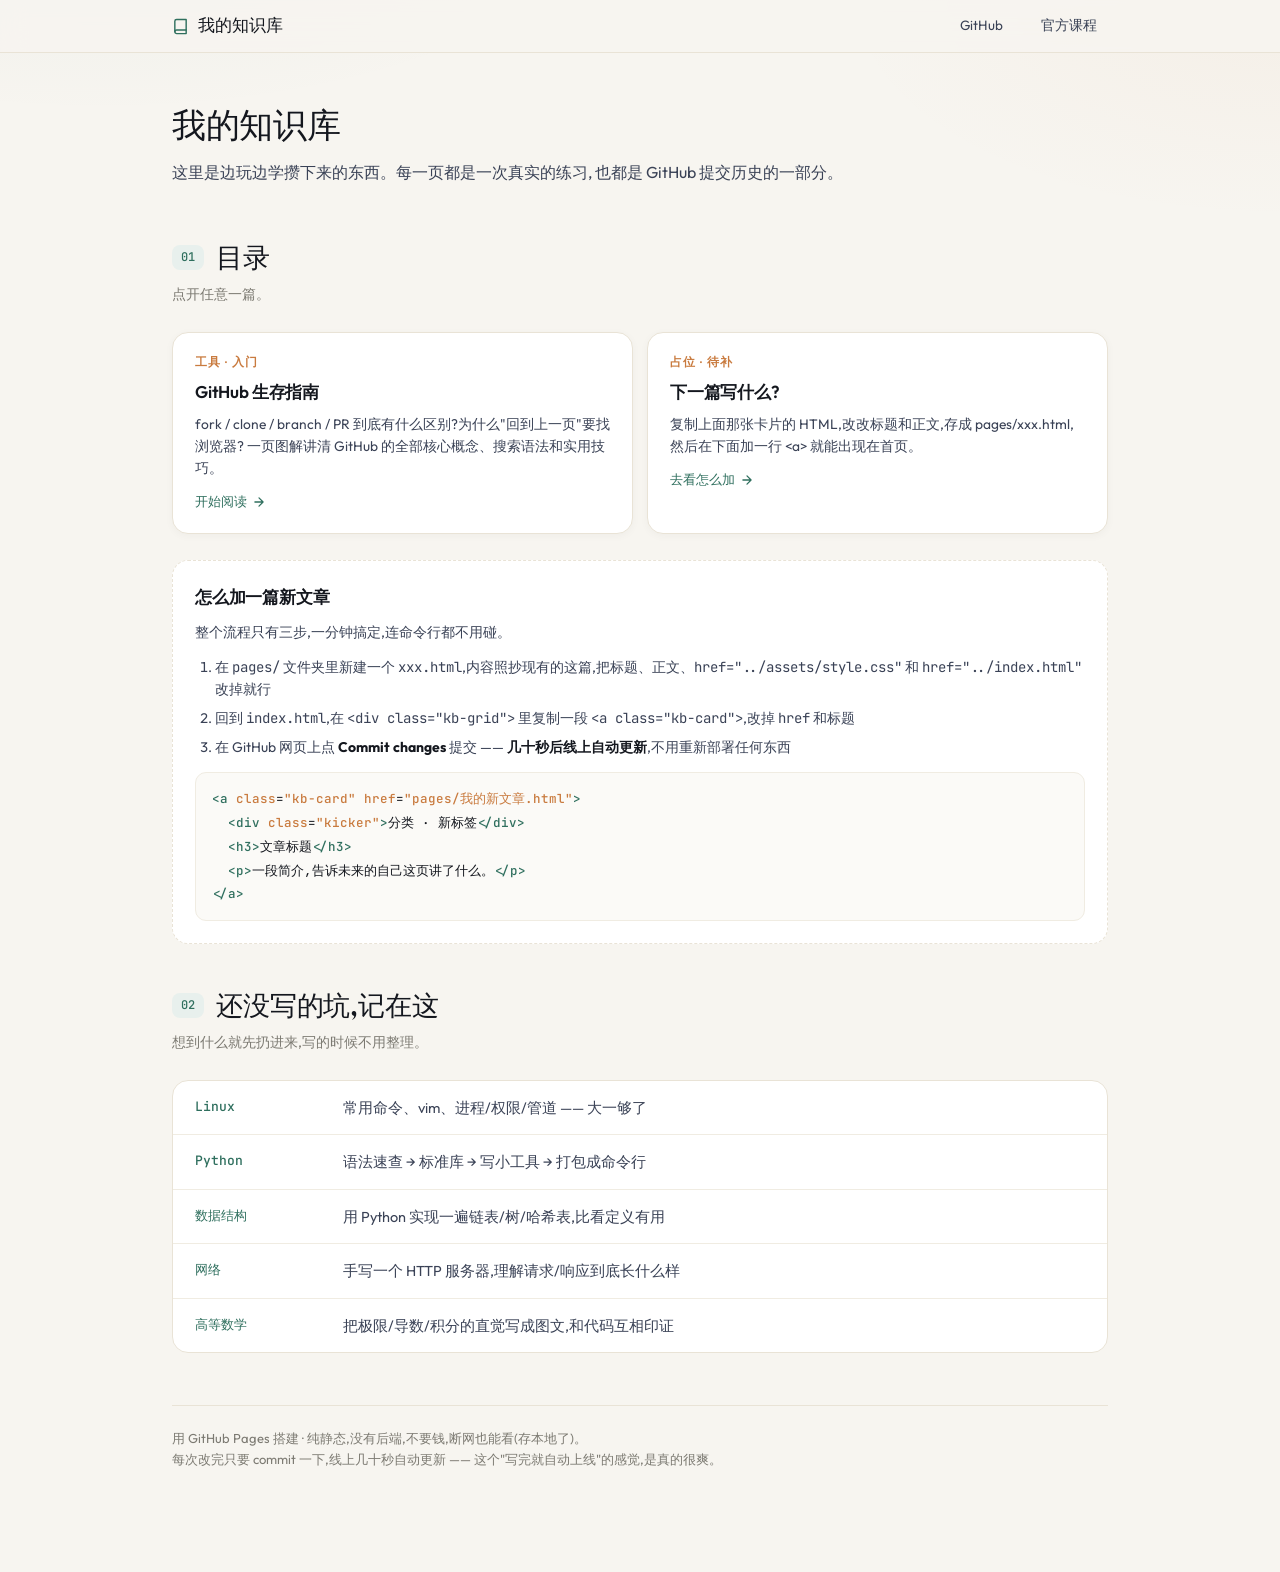
<file: index.html>
<!DOCTYPE html>
<html lang="zh-CN">
<head>
<meta charset="UTF-8">
<meta name="viewport" content="width=device-width, initial-scale=1.0">
<title>我的知识库 · 首页</title>
<meta name="description" content="用 GitHub Pages 搭的个人知识库">
<link href="https://fonts.googleapis.com/css2?family=DM+Serif+Display&family=Outfit:wght@400;500;600;700&family=JetBrains+Mono:wght@400;500&display=swap" rel="stylesheet">
<link rel="stylesheet" href="assets/style.css">
</head>
<body>

<nav class="site-nav">
  <div class="inner">
    <a class="brand" href="index.html">
      <svg width="17" height="17" viewBox="0 0 24 24" fill="none" stroke="currentColor" stroke-width="2" stroke-linecap="round" stroke-linejoin="round"><path d="M4 19.5A2.5 2.5 0 0 1 6.5 17H20"/><path d="M6.5 2H20v20H6.5A2.5 2.5 0 0 1 4 19.5v-15A2.5 2.5 0 0 1 6.5 2z"/></svg>
      我的知识库
    </a>
    <span class="spacer"></span>
    <a class="navlink" href="https://github.com" target="_blank" rel="noopener">GitHub</a>
    <a class="navlink" href="https://skills.github.com" target="_blank" rel="noopener">官方课程</a>
  </div>
</nav>

<div class="wrap">

  <div class="hero">
    <h1>我的知识库</h1>
    <p class="lede">
      这里是边玩边学攒下来的东西。每一页都是一次真实的练习,
      也都是 GitHub 提交历史的一部分。
    </p>
  </div>

  <section style="padding-top:8px">
    <div class="sec-head"><span class="sec-num">01</span><h2>目录</h2></div>
    <p class="sec-sub">点开任意一篇。</p>

    <div class="kb-grid">
      <a class="kb-card" href="pages/github-101.html">
        <div class="kicker">工具 · 入门</div>
        <h3>GitHub 生存指南</h3>
        <p>fork / clone / branch / PR 到底有什么区别?为什么"回到上一页"要找浏览器?
           一页图解讲清 GitHub 的全部核心概念、搜索语法和实用技巧。</p>
        <span class="more">
          开始阅读
          <svg width="14" height="14" viewBox="0 0 24 24" fill="none" stroke="currentColor" stroke-width="2.2" stroke-linecap="round" stroke-linejoin="round"><path d="M5 12h14M12 5l7 7-7 7"/></svg>
        </span>
      </a>

      <a class="kb-card" href="pages/github-101.html">
        <div class="kicker">占位 · 待补</div>
        <h3>下一篇写什么?</h3>
        <p>复制上面那张卡片的 HTML,改改标题和正文,存成 pages/xxx.html,
           然后在下面加一行 &lt;a&gt; 就能出现在首页。</p>
        <span class="more">
          去看怎么加
          <svg width="14" height="14" viewBox="0 0 24 24" fill="none" stroke="currentColor" stroke-width="2.2" stroke-linecap="round" stroke-linejoin="round"><path d="M5 12h14M12 5l7 7-7 7"/></svg>
        </span>
      </a>
    </div>

    <div class="addbox">
      <h3>怎么加一篇新文章</h3>
      <p style="font-size:14px;color:var(--ink-2)">整个流程只有三步,一分钟搞定,连命令行都不用碰。</p>
      <ol>
        <li>在 <code>pages/</code> 文件夹里新建一个 <code>xxx.html</code>,内容照抄现有的这篇,把标题、正文、<code>href="../assets/style.css"</code> 和 <code>href="../index.html"</code> 改掉就行</li>
        <li>回到 <code>index.html</code>,在 <code>&lt;div class="kb-grid"&gt;</code> 里复制一段 <code>&lt;a class="kb-card"&gt;</code>,改掉 <code>href</code> 和标题</li>
        <li>在 GitHub 网页上点 <b>Commit changes</b> 提交 —— <b>几十秒后线上自动更新</b>,不用重新部署任何东西</li>
      </ol>
      <pre style="margin-top:14px"><span class="c">&lt;a</span> <span class="k">class</span>=<span class="k">"kb-card"</span> <span class="k">href</span>=<span class="k">"pages/我的新文章.html"</span><span class="c">&gt;</span>
  <span class="c">&lt;div</span> <span class="k">class</span>=<span class="k">"kicker"</span><span class="c">&gt;</span>分类 · 新标签<span class="c">&lt;/div&gt;</span>
  <span class="c">&lt;h3&gt;</span>文章标题<span class="c">&lt;/h3&gt;</span>
  <span class="c">&lt;p&gt;</span>一段简介,告诉未来的自己这页讲了什么。<span class="c">&lt;/p&gt;</span>
<span class="c">&lt;/a&gt;</span></pre>
    </div>
  </section>

  <section style="padding-top:44px">
    <div class="sec-head"><span class="sec-num">02</span><h2>还没写的坑,记在这</h2></div>
    <p class="sec-sub">想到什么就先扔进来,写的时候不用整理。</p>
    <div class="kv">
      <div class="kv-row"><span class="kv-k">Linux</span><span class="kv-v">常用命令、vim、进程/权限/管道 —— 大一够了</span></div>
      <div class="kv-row"><span class="kv-k">Python</span><span class="kv-v">语法速查 → 标准库 → 写小工具 → 打包成命令行</span></div>
      <div class="kv-row"><span class="kv-k">数据结构</span><span class="kv-v">用 Python 实现一遍链表/树/哈希表,比看定义有用</span></div>
      <div class="kv-row"><span class="kv-k">网络</span><span class="kv-v">手写一个 HTTP 服务器,理解请求/响应到底长什么样</span></div>
      <div class="kv-row"><span class="kv-k">高等数学</span><span class="kv-v">把极限/导数/积分的直觉写成图文,和代码互相印证</span></div>
    </div>
  </section>

  <footer>
    <p>用 GitHub Pages 搭建 · 纯静态,没有后端,不要钱,断网也能看(存本地了)。<br>
    每次改完只要 commit 一下,线上几十秒自动更新 —— 这个"写完就自动上线"的感觉,是真的很爽。</p>
  </footer>

</div>
</body>
</html>
</file>
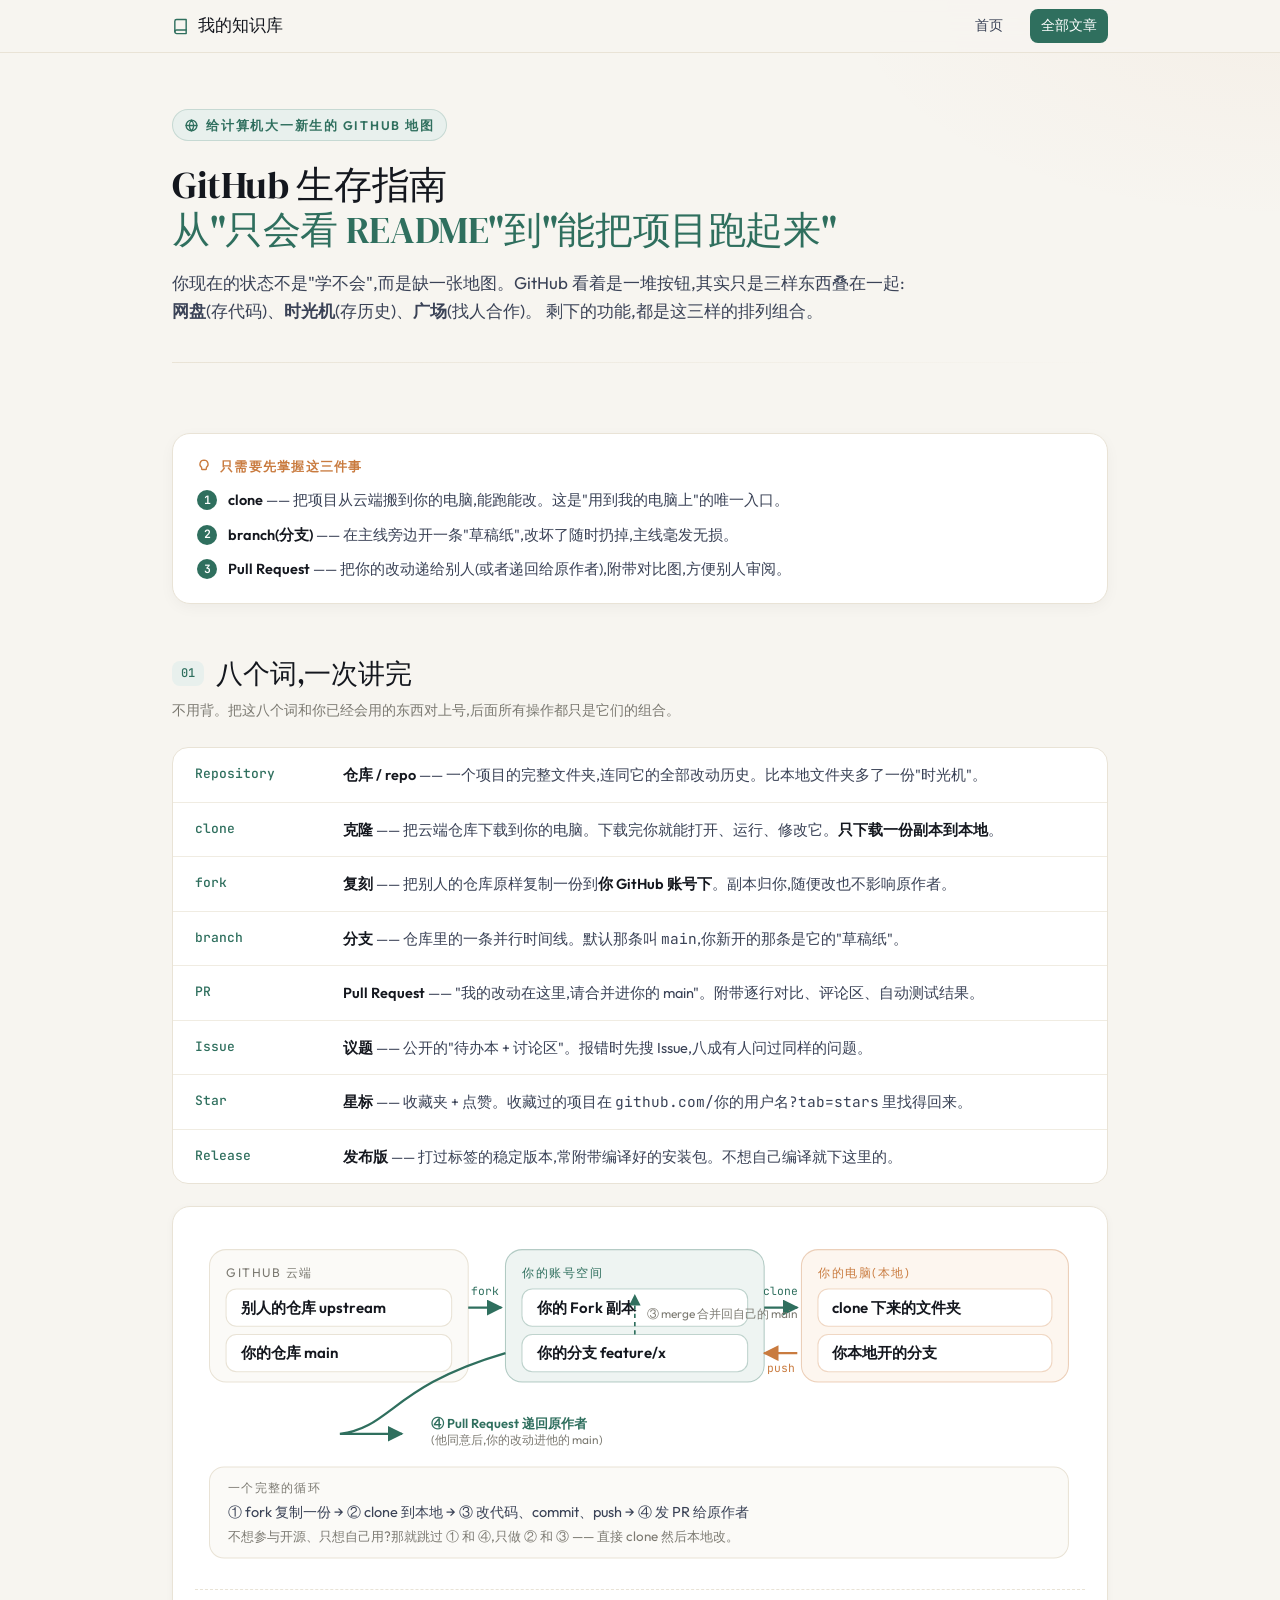
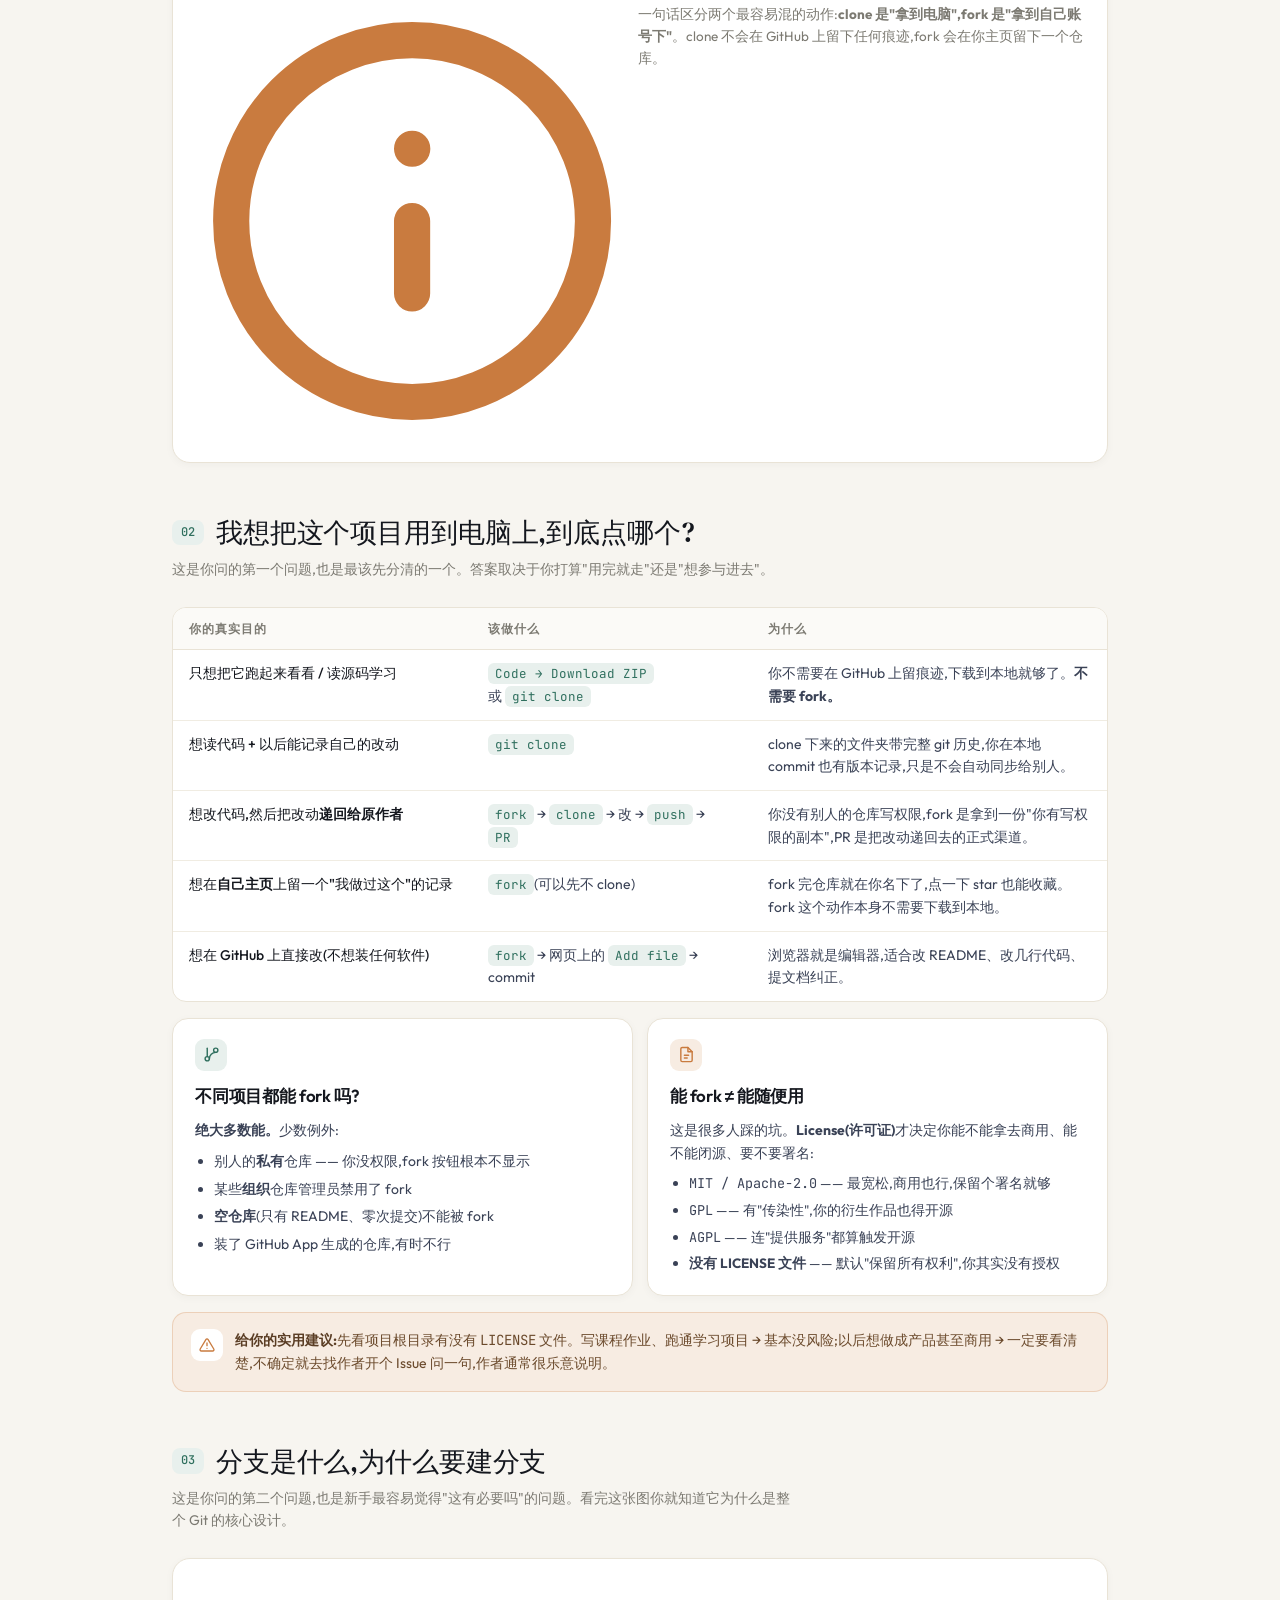
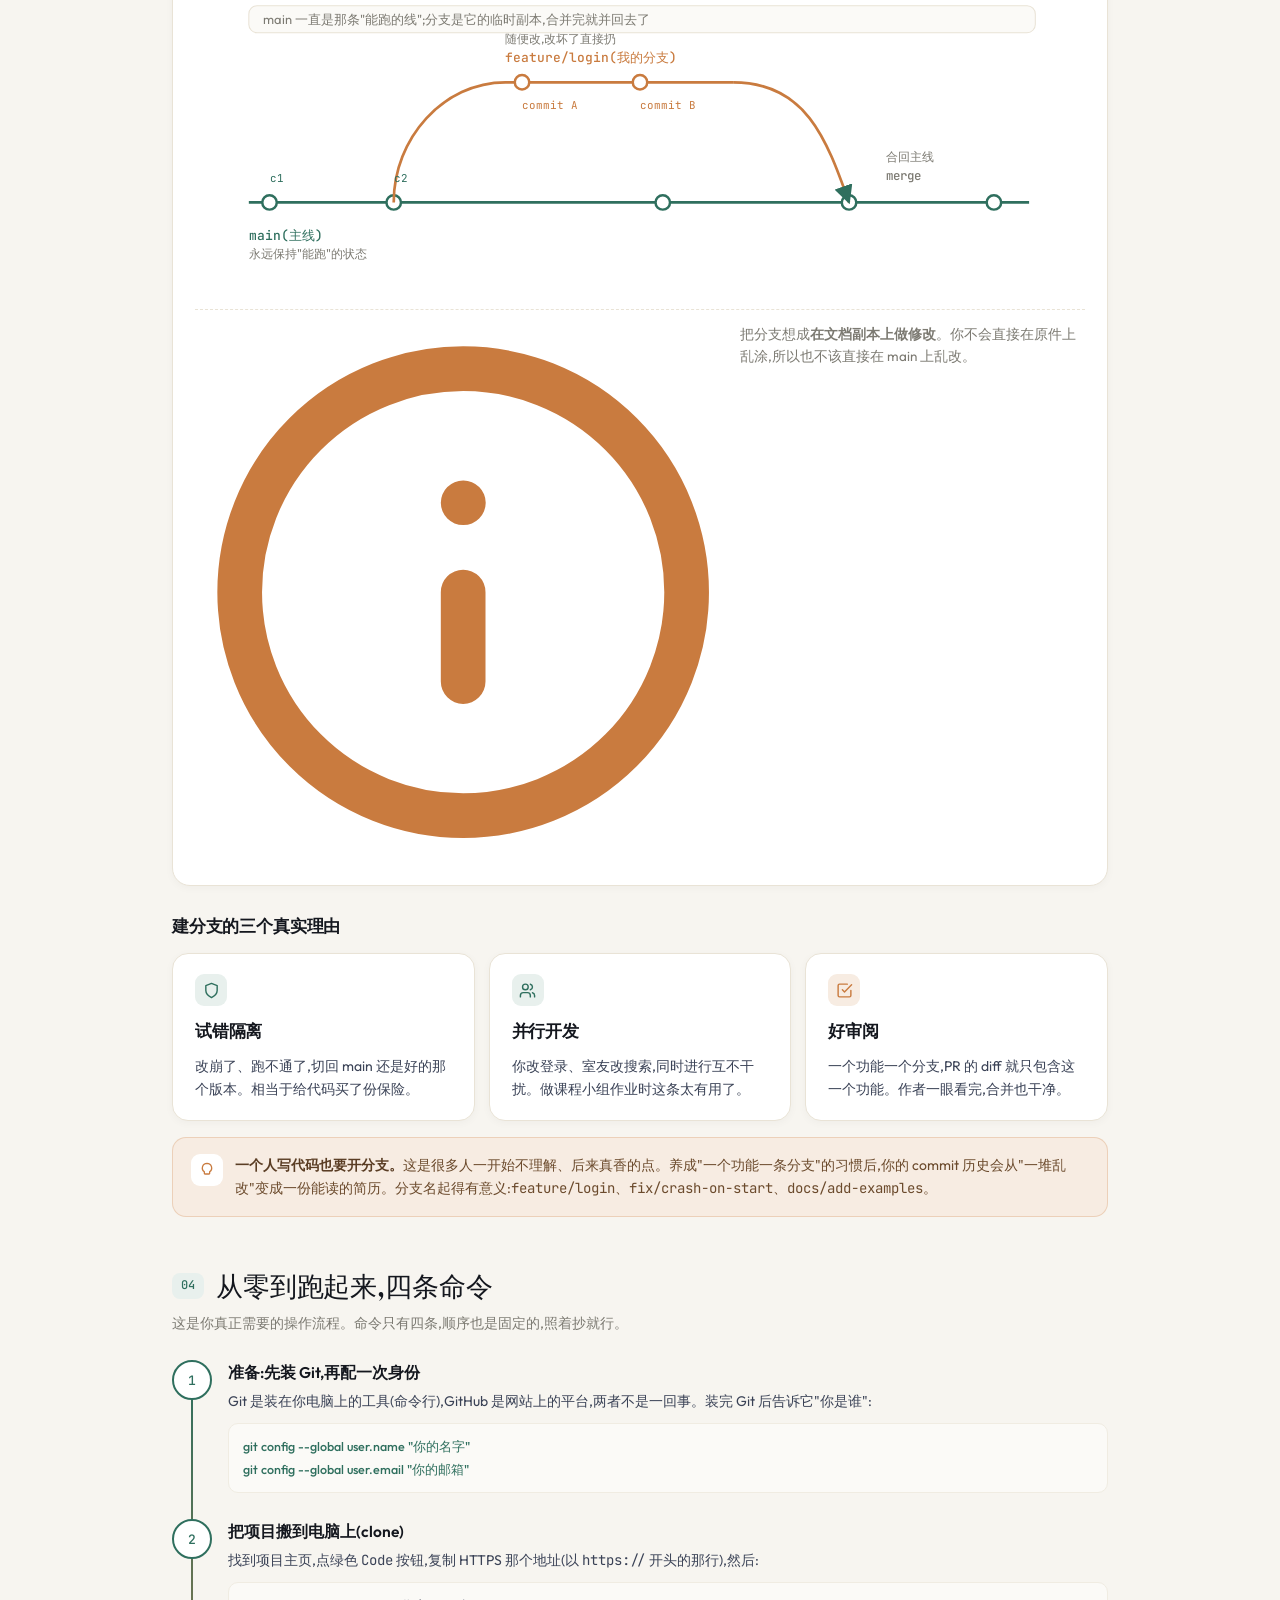
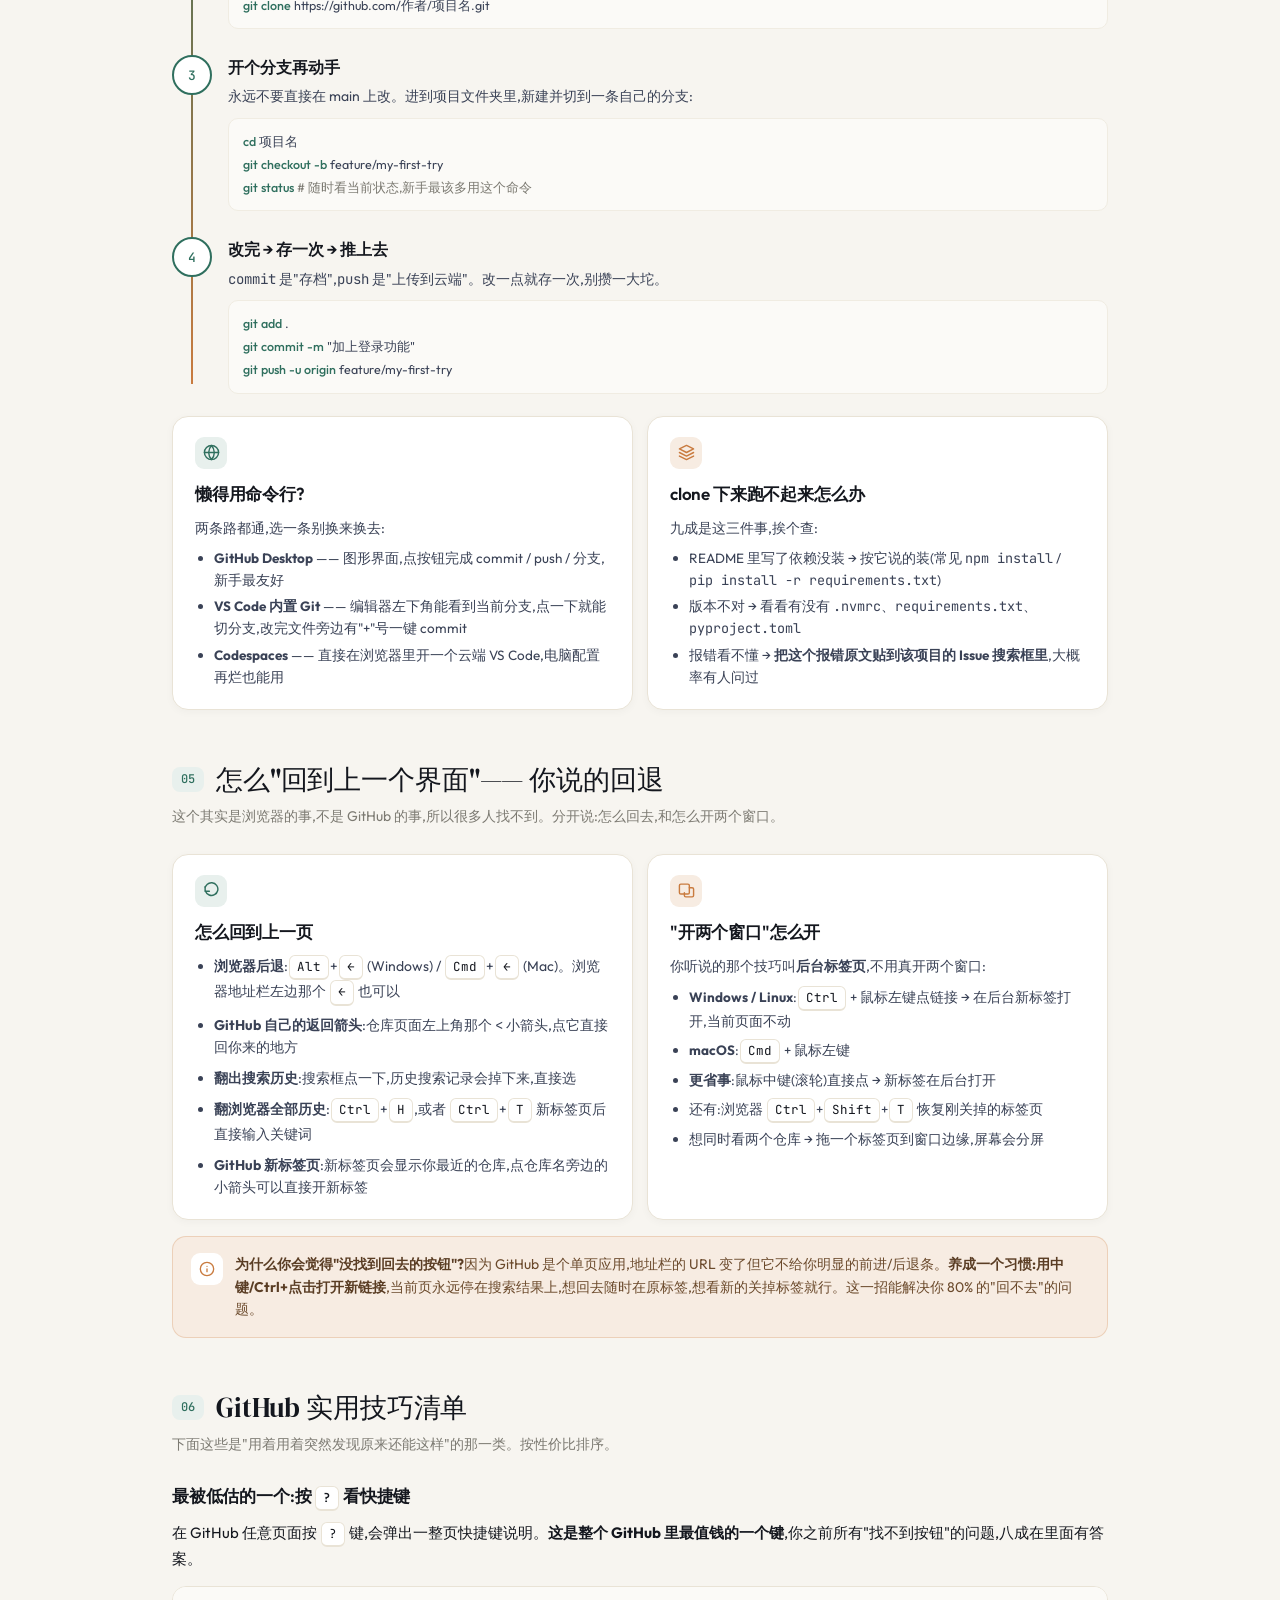
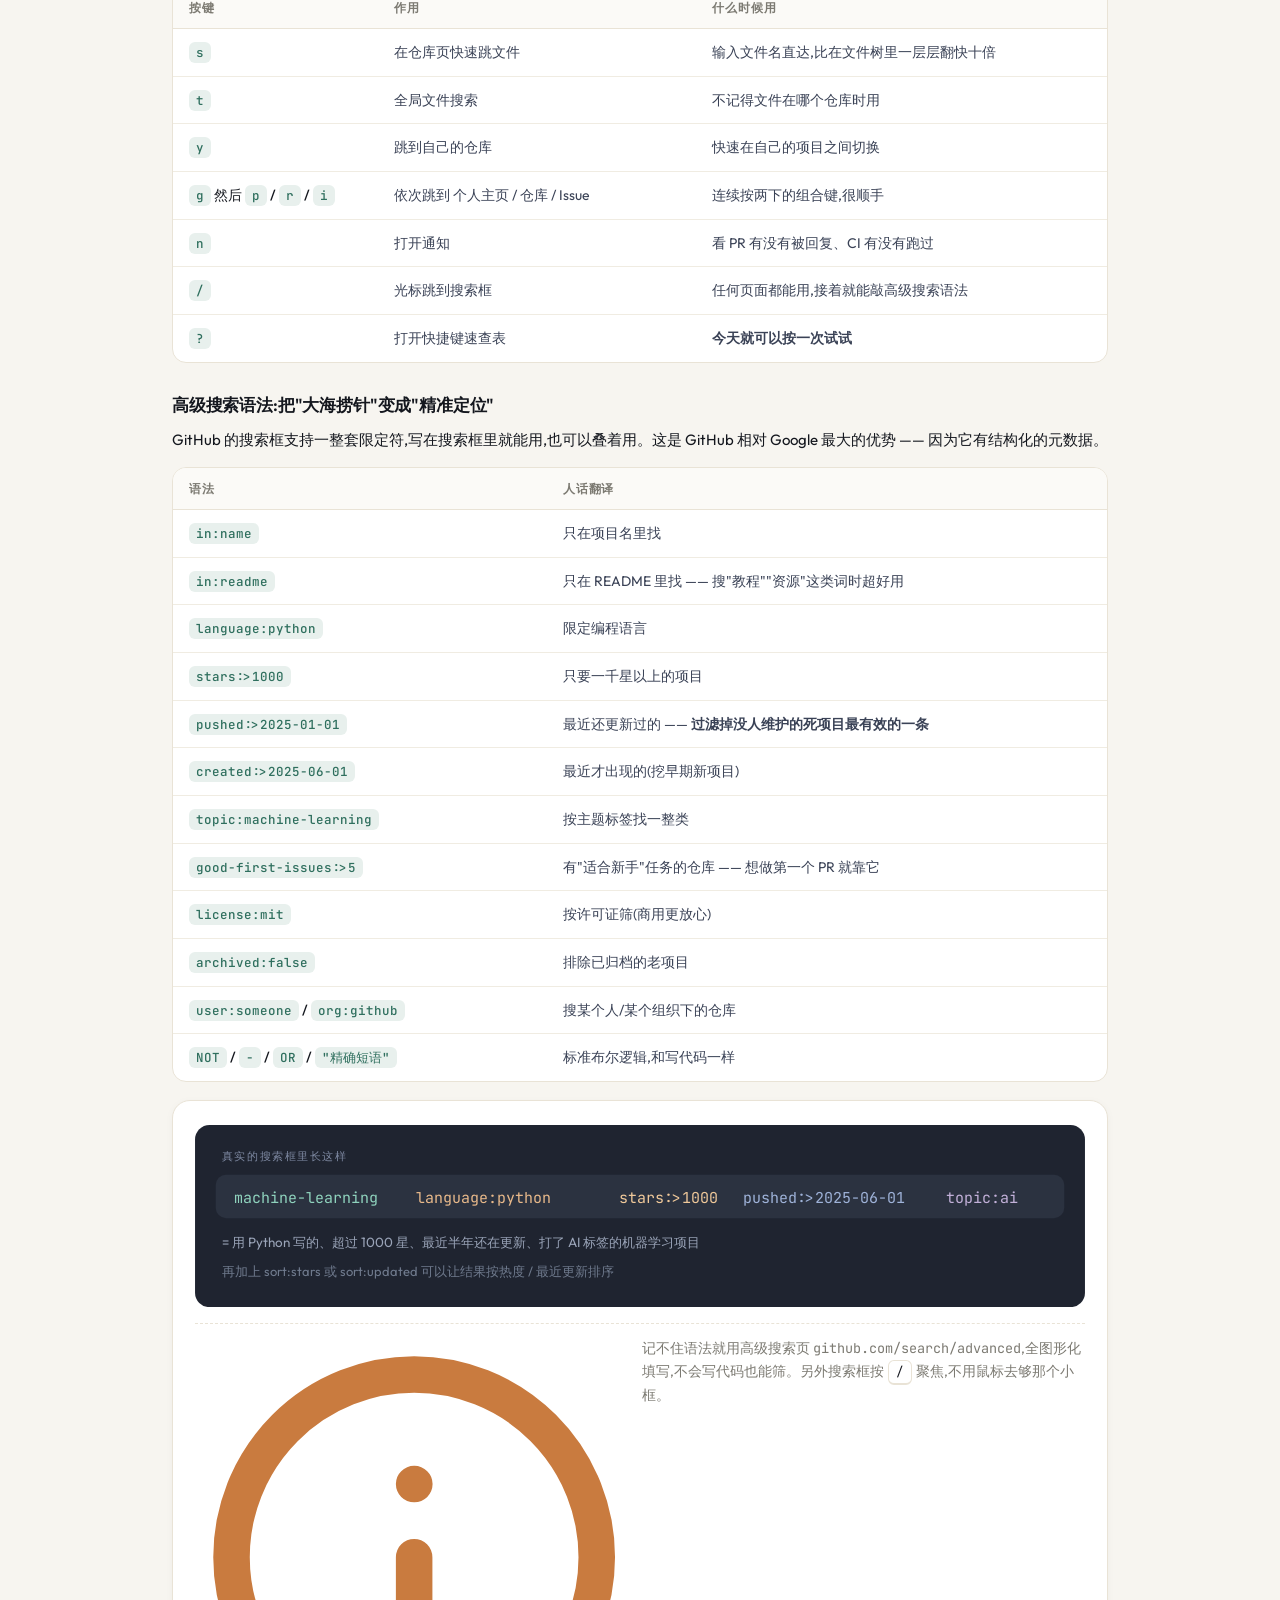
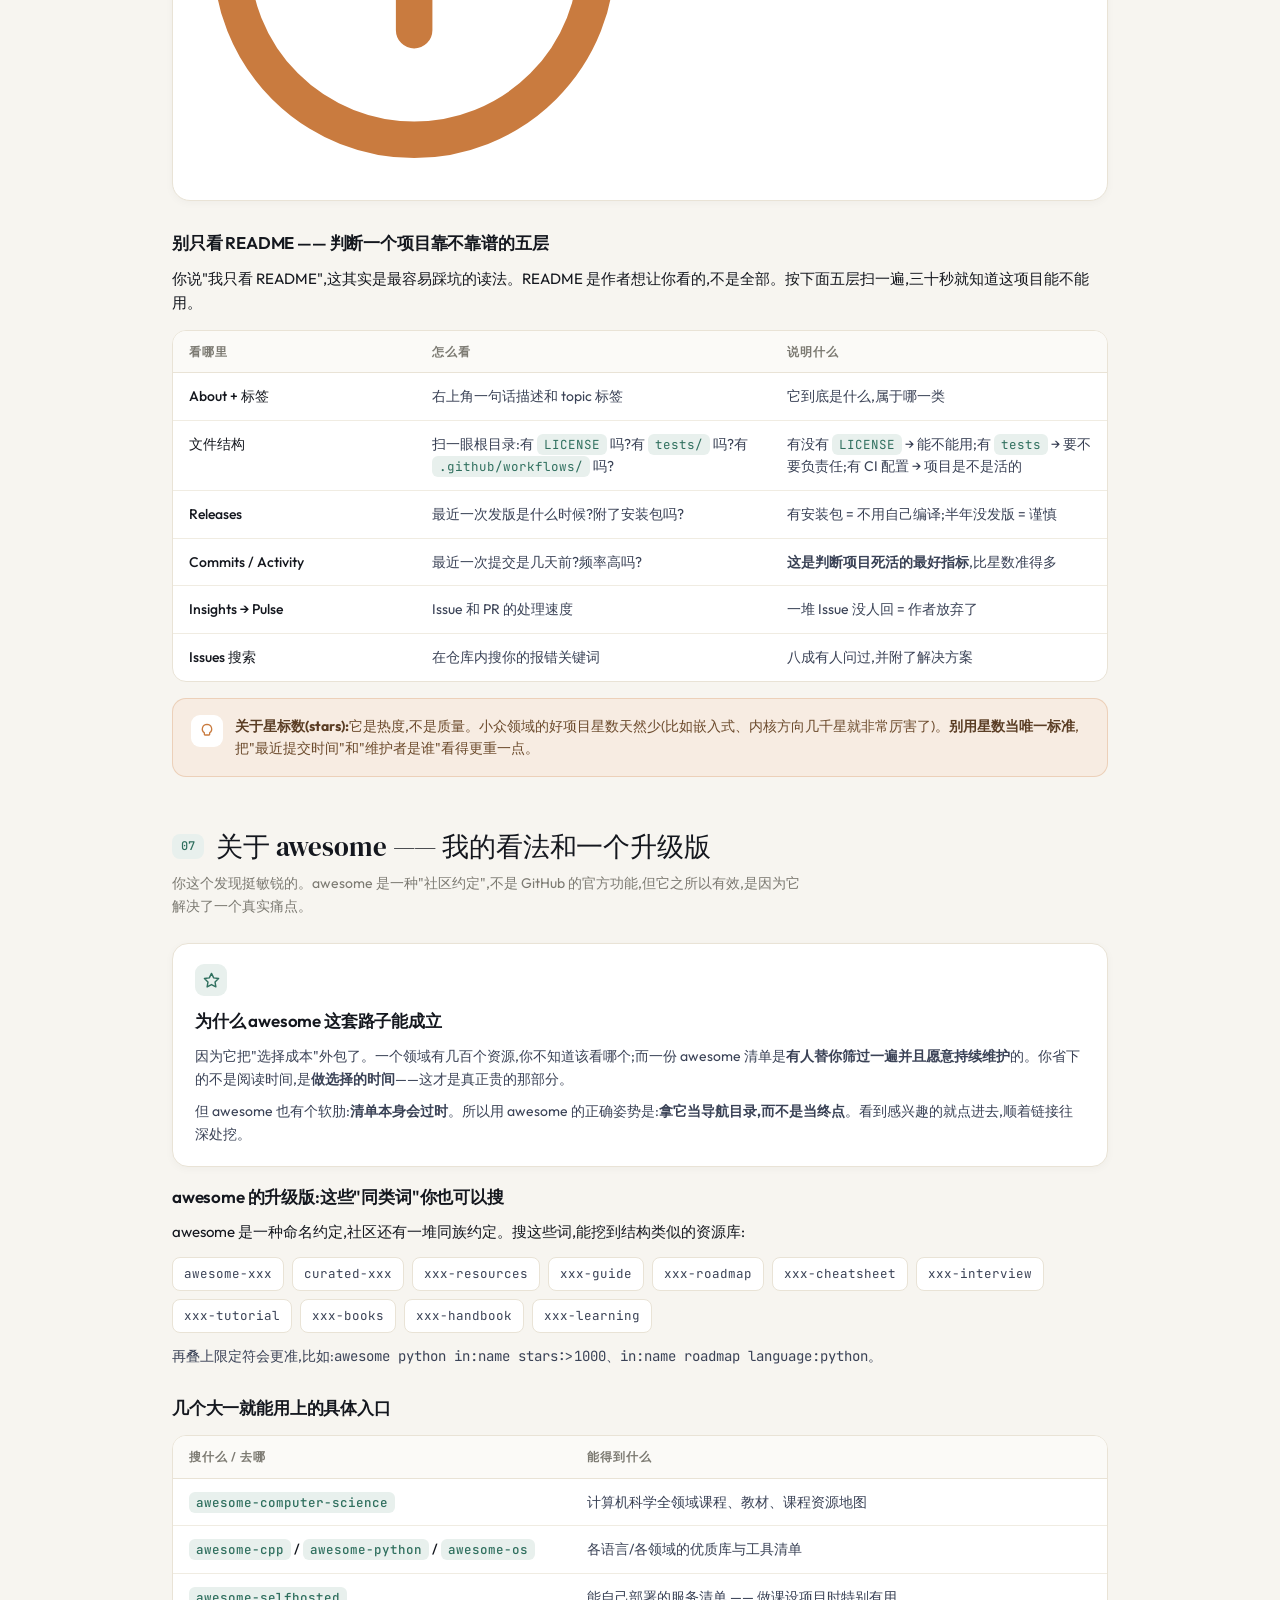
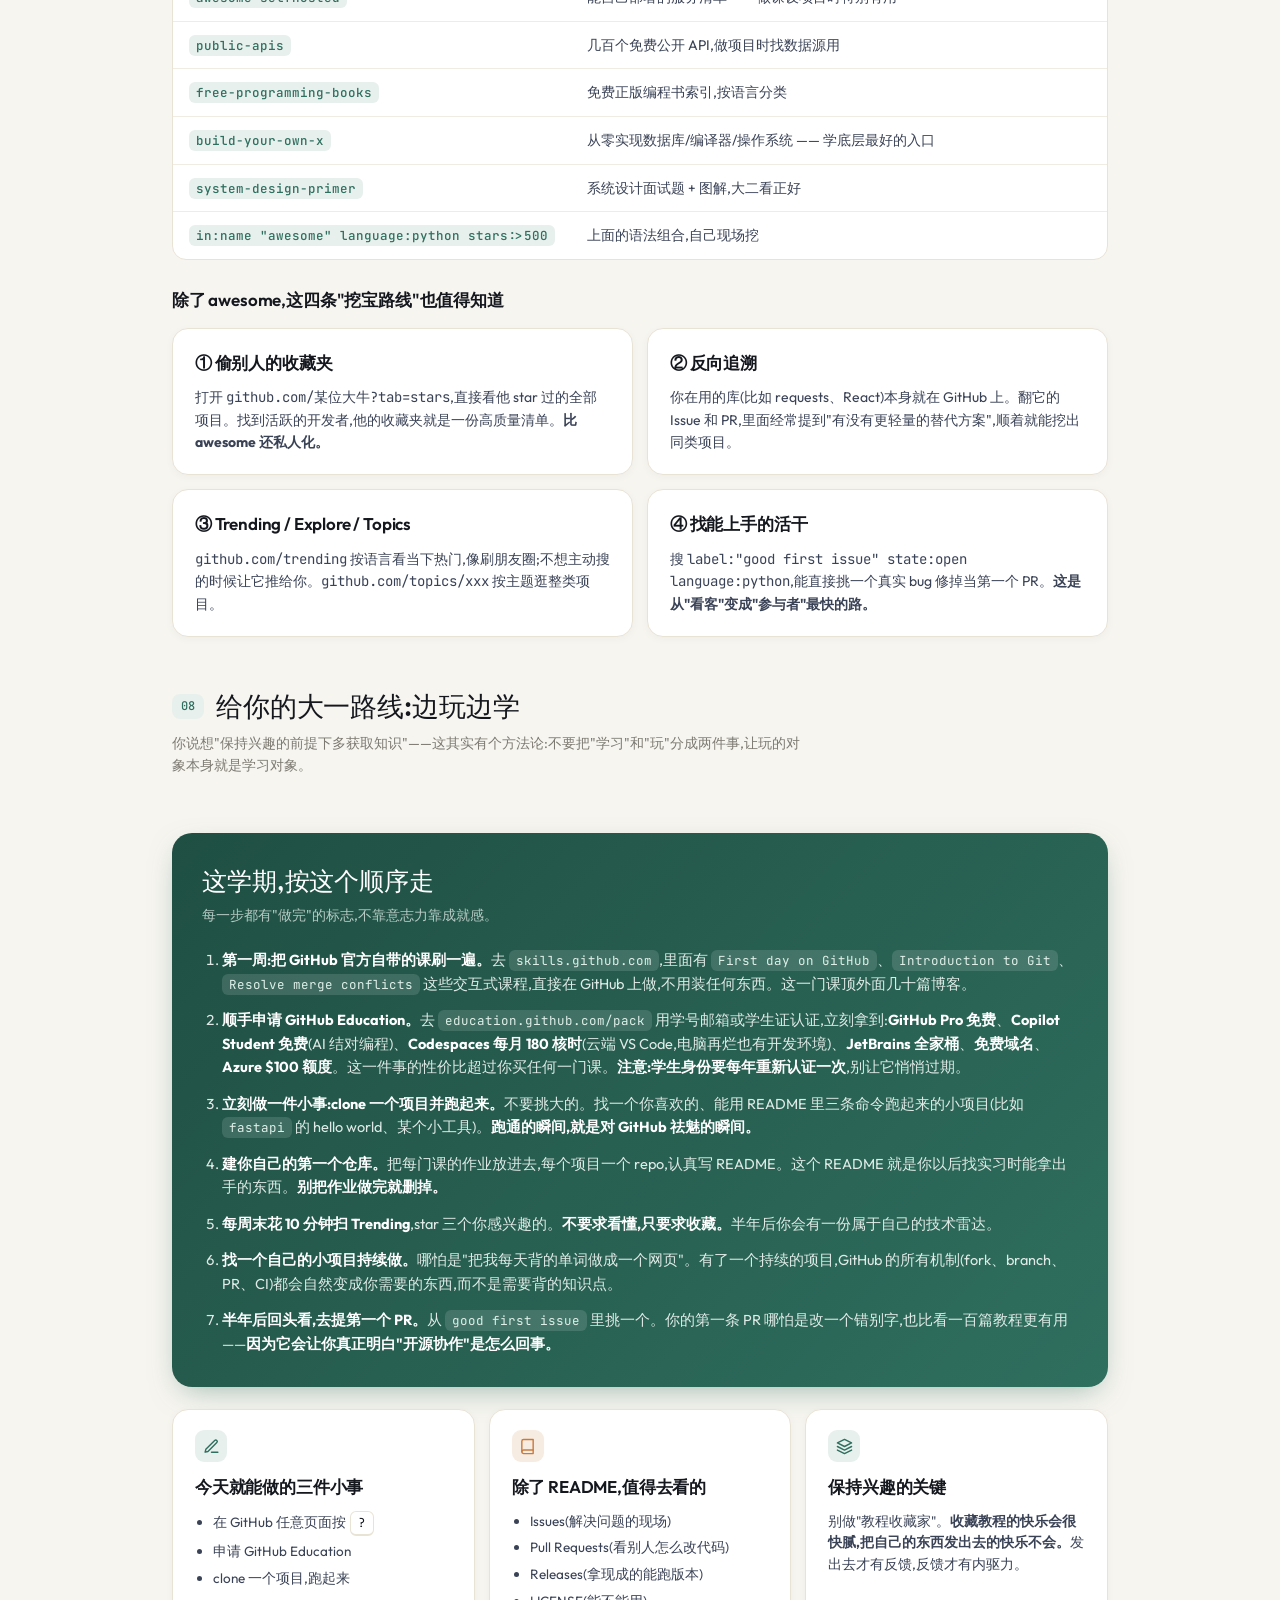
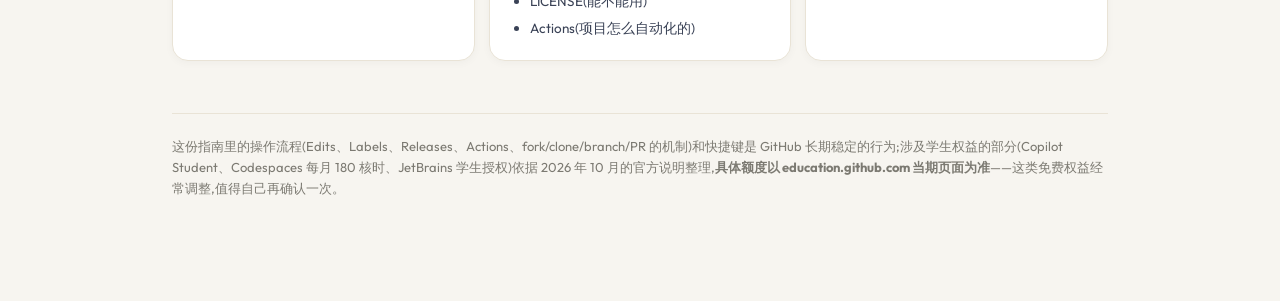
<file: pages/github-101.html>
<!DOCTYPE html>
<html lang="zh-CN">
<head>
<meta charset="UTF-8">
<meta name="viewport" content="width=device-width, initial-scale=1.0">
<title>GitHub 生存指南 · 大一版</title>
<link href="https://fonts.googleapis.com/css2?family=DM+Serif+Display&family=Outfit:wght@400;500;600;700&family=JetBrains+Mono:wght@400;500&display=swap" rel="stylesheet">
<link rel="stylesheet" href="../assets/style.css">
</head>
<body>
<nav class="site-nav">
  <div class="inner">
    <a class="brand" href="../index.html">
      <svg width="17" height="17" viewBox="0 0 24 24" fill="none" stroke="currentColor" stroke-width="2" stroke-linecap="round" stroke-linejoin="round"><path d="M4 19.5A2.5 2.5 0 0 1 6.5 17H20"/><path d="M6.5 2H20v20H6.5A2.5 2.5 0 0 1 4 19.5v-15A2.5 2.5 0 0 1 6.5 2z"/></svg>
      我的知识库
    </a>
    <span class="spacer"></span>
    <a class="navlink" href="../index.html">首页</a>
    <a class="navlink home" href="../index.html">全部文章</a>
  </div>
</nav>
<div class="wrap">

<header>
  <div class="eyebrow">
    <svg width="13" height="13" viewBox="0 0 24 24" fill="none" stroke="currentColor" stroke-width="2.4" stroke-linecap="round" stroke-linejoin="round"><circle cx="12" cy="12" r="10"/><path d="M2 12h20M12 2a15.3 15.3 0 0 1 4 10 15.3 15.3 0 0 1-4 10 15.3 15.3 0 0 1-4-10 15.3 15.3 0 0 1 4-10z"/></svg>
    给计算机大一新生的 GitHub 地图
  </div>
  <h1>GitHub 生存指南<br><em>从"只会看 README"到"能把项目跑起来"</em></h1>
  <p class="lede">
    你现在的状态不是"学不会",而是缺一张地图。GitHub 看着是一堆按钮,其实只是三样东西叠在一起:
    <b>网盘</b>(存代码)、<b>时光机</b>(存历史)、<b>广场</b>(找人合作)。
    剩下的功能,都是这三样的排列组合。
  </p>
  <div class="hr"></div>
</header>

<div class="strip">
  <div class="strip-title">
    <svg width="14" height="14" viewBox="0 0 24 24" fill="none" stroke="currentColor" stroke-width="2.2" stroke-linecap="round" stroke-linejoin="round"><path d="M12 2a7 7 0 0 0-4 12.74V17a1 1 0 0 0 1 1h6a1 1 0 0 0 1-1v-2.26A7 7 0 0 0 12 2z"/></svg>
    只需要先掌握这三件事
  </div>
  <ul>
    <li><span class="num">1</span><span><b>clone</b> —— 把项目从云端搬到你的电脑,能跑能改。这是"用到我的电脑上"的唯一入口。</span></li>
    <li><span class="num">2</span><span><b>branch(分支)</b> —— 在主线旁边开一条"草稿纸",改坏了随时扔掉,主线毫发无损。</span></li>
    <li><span class="num">3</span><span><b>Pull Request</b> —— 把你的改动递给别人(或者递回给原作者),附带对比图,方便别人审阅。</span></li>
  </ul>
</div>

<!-- ============ 01 ============ -->
<section>
  <div class="sec-head"><span class="sec-num">01</span><h2>八个词,一次讲完</h2></div>
  <p class="sec-sub">不用背。把这八个词和你已经会用的东西对上号,后面所有操作都只是它们的组合。</p>

  <div class="kv">
    <div class="kv-row"><span class="kv-k">Repository</span><span class="kv-v"><b>仓库 / repo</b> —— 一个项目的完整文件夹,连同它的全部改动历史。比本地文件夹多了一份"时光机"。</span></div>
    <div class="kv-row"><span class="kv-k">clone</span><span class="kv-v"><b>克隆</b> —— 把云端仓库下载到你的电脑。下载完你就能打开、运行、修改它。<b>只下载一份副本到本地</b>。</span></div>
    <div class="kv-row"><span class="kv-k">fork</span><span class="kv-v"><b>复刻</b> —— 把别人的仓库原样复制一份到<b>你 GitHub 账号下</b>。副本归你,随便改也不影响原作者。</span></div>
    <div class="kv-row"><span class="kv-k">branch</span><span class="kv-v"><b>分支</b> —— 仓库里的一条并行时间线。默认那条叫 <code>main</code>,你新开的那条是它的"草稿纸"。</span></div>
    <div class="kv-row"><span class="kv-k">PR</span><span class="kv-v"><b>Pull Request</b> —— "我的改动在这里,请合并进你的 main"。附带逐行对比、评论区、自动测试结果。</span></div>
    <div class="kv-row"><span class="kv-k">Issue</span><span class="kv-v"><b>议题</b> —— 公开的"待办本 + 讨论区"。报错时先搜 Issue,八成有人问过同样的问题。</span></div>
    <div class="kv-row"><span class="kv-k">Star</span><span class="kv-v"><b>星标</b> —— 收藏夹 + 点赞。收藏过的项目在 <code>github.com/你的用户名?tab=stars</code> 里找得回来。</span></div>
    <div class="kv-row"><span class="kv-k">Release</span><span class="kv-v"><b>发布版</b> —— 打过标签的稳定版本,常附带编译好的安装包。不想自己编译就下这里的。</span></div>
  </div>

  <div class="figure" style="margin-top:22px">
    <svg viewBox="0 0 860 330" role="img" aria-label="GitHub 核心概念关系图">
      <defs>
        <marker id="ar" viewBox="0 0 10 10" refX="9" refY="5" markerWidth="7" markerHeight="7" orient="auto-start-reverse">
          <path d="M 0 0 L 10 5 L 0 10 z" fill="#2f6f5e"/>
        </marker>
        <marker id="ar2" viewBox="0 0 10 10" refX="9" refY="5" markerWidth="7" markerHeight="7" orient="auto-start-reverse">
          <path d="M 0 0 L 10 5 L 0 10 z" fill="#c97b3f"/>
        </marker>
      </defs>

      <!-- cloud box -->
      <rect x="14" y="18" width="250" height="128" rx="16" fill="#fbfaf7" stroke="#e9e3d6"/>
      <text x="30" y="44" font-family="Outfit" font-size="12" fill="#7c7a72" letter-spacing="1.5">GITHUB 云端</text>
      <rect x="30" y="56" width="218" height="36" rx="10" fill="#fff" stroke="#e9e3d6"/>
      <text x="44" y="79" font-family="Outfit" font-size="14.5" font-weight="600" fill="#14171e">别人的仓库 upstream</text>
      <rect x="30" y="100" width="218" height="36" rx="10" fill="#fff" stroke="#e9e3d6"/>
      <text x="44" y="123" font-family="Outfit" font-size="14.5" font-weight="600" fill="#14171e">你的仓库 main</text>

      <!-- your fork -->
      <rect x="300" y="18" width="250" height="128" rx="16" fill="#eef4f2" stroke="#2f6f5e" stroke-opacity=".35"/>
      <text x="316" y="44" font-family="Outfit" font-size="12" fill="#2f6f5e" letter-spacing="1.5">你的账号空间</text>
      <rect x="316" y="56" width="218" height="36" rx="10" fill="#fff" stroke="#2f6f5e" stroke-opacity=".28"/>
      <text x="330" y="79" font-family="Outfit" font-size="14.5" font-weight="600" fill="#14171e">你的 Fork 副本</text>
      <rect x="316" y="100" width="218" height="36" rx="10" fill="#fff" stroke="#2f6f5e" stroke-opacity=".28"/>
      <text x="330" y="123" font-family="Outfit" font-size="14.5" font-weight="600" fill="#14171e">你的分支 feature/x</text>

      <!-- your laptop -->
      <rect x="586" y="18" width="258" height="128" rx="16" fill="#fdf6ef" stroke="#c97b3f" stroke-opacity=".35"/>
      <text x="602" y="44" font-family="Outfit" font-size="12" fill="#c97b3f" letter-spacing="1.5">你的电脑(本地)</text>
      <rect x="602" y="56" width="226" height="36" rx="10" fill="#fff" stroke="#c97b3f" stroke-opacity=".28"/>
      <text x="616" y="79" font-family="Outfit" font-size="14.5" font-weight="600" fill="#14171e">clone 下来的文件夹</text>
      <rect x="602" y="100" width="226" height="36" rx="10" fill="#fff" stroke="#c97b3f" stroke-opacity=".28"/>
      <text x="616" y="123" font-family="Outfit" font-size="14.5" font-weight="600" fill="#14171e">你本地开的分支</text>

      <!-- arrows row1 -->
      <line x1="264" y1="74" x2="296" y2="74" stroke="#2f6f5e" stroke-width="2.2" marker-end="url(#ar)"/>
      <text x="280" y="62" text-anchor="middle" font-family="JetBrains Mono" font-size="11" fill="#2f6f5e">fork</text>

      <line x1="550" y1="74" x2="582" y2="74" stroke="#2f6f5e" stroke-width="2.2" marker-end="url(#ar)"/>
      <text x="566" y="62" text-anchor="middle" font-family="JetBrains Mono" font-size="11" fill="#2f6f5e">clone</text>

      <line x1="582" y1="118" x2="550" y2="118" stroke="#c97b3f" stroke-width="2.2" marker-end="url(#ar2)"/>
      <text x="566" y="136" text-anchor="middle" font-family="JetBrains Mono" font-size="11" fill="#c97b3f">push</text>

      <!-- PR arrow bottom -->
      <path d="M 300 118 C 190 150, 190 190, 140 196 L 200 196" fill="none" stroke="#2f6f5e" stroke-width="2.2" marker-end="url(#ar)"/>
      <text x="228" y="190" font-family="Outfit" font-size="12.5" font-weight="600" fill="#2f6f5e">④ Pull Request 递回原作者</text>
      <text x="228" y="206" font-family="Outfit" font-size="11.5" fill="#7c7a72">(他同意后,你的改动进他的 main)</text>

      <!-- merge back into own main -->
      <path d="M 425 100 L 425 62" fill="none" stroke="#2f6f5e" stroke-width="1.6" stroke-dasharray="4 4" marker-end="url(#ar)"/>
      <text x="437" y="84" font-family="Outfit" font-size="11.5" fill="#7c7a72">③ merge 合并回自己的 main</text>

      <!-- caption strip inside -->
      <rect x="14" y="228" width="830" height="88" rx="14" fill="#fbfaf7" stroke="#e9e3d6"/>
      <text x="32" y="252" font-family="Outfit" font-size="12" fill="#7c7a72" letter-spacing="1.2">一个完整的循环</text>
      <text x="32" y="276" font-family="Outfit" font-size="14" fill="#3a4256">① fork 复制一份 → ② clone 到本地 → ③ 改代码、commit、push → ④ 发 PR 给原作者</text>
      <text x="32" y="300" font-family="Outfit" font-size="13" fill="#7c7a72">不想参与开源、只想自己用?那就跳过 ① 和 ④,只做 ② 和 ③ —— 直接 clone 然后本地改。</text>
    </svg>
    <div class="fig-cap">
      <svg width="15" height="15" viewBox="0 0 24 24" fill="none" stroke="#c97b3f" stroke-width="2" stroke-linecap="round"><circle cx="12" cy="12" r="10"/><path d="M12 16v-4M12 8h.01"/></svg>
      <span>一句话区分两个最容易混的动作:<b>clone 是"拿到电脑",fork 是"拿到自己账号下"</b>。clone 不会在 GitHub 上留下任何痕迹,fork 会在你主页留下一个仓库。</span>
    </div>
  </div>
</section>

<!-- ============ 02 ============ -->
<section>
  <div class="sec-head"><span class="sec-num">02</span><h2>我想把这个项目用到电脑上,到底点哪个?</h2></div>
  <p class="sec-sub">这是你问的第一个问题,也是最该先分清的一个。答案取决于你打算"用完就走"还是"想参与进去"。</p>

  <div class="tbl-wrap">
    <table>
      <thead><tr><th style="width:32%">你的真实目的</th><th style="width:30%">该做什么</th><th>为什么</th></tr></thead>
      <tbody>
        <tr>
          <td>只想把它跑起来看看 / 读源码学习</td>
          <td><code>Code → Download ZIP</code><br>或 <code>git clone</code></td>
          <td>你不需要在 GitHub 上留痕迹,下载到本地就够了。<b>不需要 fork。</b></td>
        </tr>
        <tr>
          <td>想读代码 + 以后能记录自己的改动</td>
          <td><code>git clone</code></td>
          <td>clone 下来的文件夹带完整 git 历史,你在本地 commit 也有版本记录,只是不会自动同步给别人。</td>
        </tr>
        <tr>
          <td>想改代码,然后把改动<strong>递回给原作者</strong></td>
          <td><code>fork</code> → <code>clone</code> → 改 → <code>push</code> → <code>PR</code></td>
          <td>你没有别人的仓库写权限,fork 是拿到一份"你有写权限的副本",PR 是把改动递回去的正式渠道。</td>
        </tr>
        <tr>
          <td>想在<strong>自己主页</strong>上留一个"我做过这个"的记录</td>
          <td><code>fork</code>(可以先不 clone)</td>
          <td>fork 完仓库就在你名下了,点一下 star 也能收藏。fork 这个动作本身不需要下载到本地。</td>
        </tr>
        <tr>
          <td>想在 GitHub 上直接改(不想装任何软件)</td>
          <td><code>fork</code> → 网页上的 <code>Add file</code> → commit</td>
          <td>浏览器就是编辑器,适合改 README、改几行代码、提文档纠正。</td>
        </tr>
      </tbody>
    </table>
  </div>

  <div class="grid2" style="margin-top:16px">
    <div class="card">
      <div class="icon-badge">
        <svg width="17" height="17" viewBox="0 0 24 24" fill="none" stroke="currentColor" stroke-width="2" stroke-linecap="round" stroke-linejoin="round"><path d="M6 3v12"/><circle cx="18" cy="6" r="3"/><circle cx="6" cy="18" r="3"/><path d="M18 9a9 9 0 0 0-9 9"/></svg>
      </div>
      <h3>不同项目都能 fork 吗?</h3>
      <p style="font-size:14px;color:var(--ink-2);margin:0">
        <b>绝大多数能。</b>少数例外:
      </p>
      <ul style="font-size:14px;color:var(--ink-2);padding-left:19px;margin:8px 0 0;display:grid;gap:5px">
        <li>别人的<strong>私有</strong>仓库 —— 你没权限,fork 按钮根本不显示</li>
        <li>某些<strong>组织</strong>仓库管理员禁用了 fork</li>
        <li><strong>空仓库</strong>(只有 README、零次提交)不能被 fork</li>
        <li>装了 GitHub App 生成的仓库,有时不行</li>
      </ul>
    </div>
    <div class="card">
      <div class="icon-badge acc">
        <svg width="17" height="17" viewBox="0 0 24 24" fill="none" stroke="currentColor" stroke-width="2" stroke-linecap="round" stroke-linejoin="round"><path d="M14 2H6a2 2 0 0 0-2 2v16a2 2 0 0 0 2 2h12a2 2 0 0 0 2-2V8z"/><path d="M14 2v6h6"/><path d="M9 13h6M9 17h4"/></svg>
      </div>
      <h3>能 fork ≠ 能随便用</h3>
      <p style="font-size:14px;color:var(--ink-2);margin:0 0 8px">
        这是很多人踩的坑。<b>License(许可证)</b>才决定你能不能拿去商用、能不能闭源、要不要署名:
      </p>
      <ul style="font-size:13.5px;color:var(--ink-2);padding-left:19px;margin:0;display:grid;gap:5px">
        <li><code>MIT / Apache-2.0</code> —— 最宽松,商用也行,保留个署名就够</li>
        <li><code>GPL</code> —— 有"传染性",你的衍生作品也得开源</li>
        <li><code>AGPL</code> —— 连"提供服务"都算触发开源</li>
        <li><strong>没有 LICENSE 文件</strong> —— 默认"保留所有权利",你其实没有授权</li>
      </ul>
    </div>
  </div>

  <div class="note" style="margin-top:16px">
    <div class="icon-badge">
      <svg width="16" height="16" viewBox="0 0 24 24" fill="none" stroke="currentColor" stroke-width="2" stroke-linecap="round" stroke-linejoin="round"><path d="M12 9v4M12 17h.01M10.29 3.86 1.82 18a2 2 0 0 0 1.71 3h16.94a2 2 0 0 0 1.71-3L13.71 3.86a2 2 0 0 0-3.42 0z"/></svg>
    </div>
    <p><b>给你的实用建议:</b>先看项目根目录有没有 <code>LICENSE</code> 文件。写课程作业、跑通学习项目 → 基本没风险;以后想做成产品甚至商用 → 一定要看清楚,不确定就去找作者开个 Issue 问一句,作者通常很乐意说明。</p>
  </div>
</section>

<!-- ============ 03 ============ -->
<section>
  <div class="sec-head"><span class="sec-num">03</span><h2>分支是什么,为什么要建分支</h2></div>
  <p class="sec-sub">这是你问的第二个问题,也是新手最容易觉得"这有必要吗"的问题。看完这张图你就知道它为什么是整个 Git 的核心设计。</p>

  <div class="figure">
    <svg viewBox="0 0 860 300" role="img" aria-label="Git 分支示意图">
      <defs>
        <marker id="gar" viewBox="0 0 10 10" refX="9" refY="5" markerWidth="7" markerHeight="7" orient="auto"><path d="M 0 0 L 10 5 L 0 10 z" fill="#2f6f5e"/></marker>
      </defs>

      <!-- main line -->
      <line x1="52" y1="212" x2="806" y2="212" stroke="#2f6f5e" stroke-width="2.6"/>
      <circle cx="72" cy="212" r="7" fill="#fff" stroke="#2f6f5e" stroke-width="2.4"/>
      <circle cx="192" cy="212" r="7" fill="#fff" stroke="#2f6f5e" stroke-width="2.4"/>
      <circle cx="452" cy="212" r="7" fill="#fff" stroke="#2f6f5e" stroke-width="2.4"/>
      <circle cx="632" cy="212" r="7" fill="#fff" stroke="#2f6f5e" stroke-width="2.4"/>
      <circle cx="772" cy="212" r="7" fill="#fff" stroke="#2f6f5e" stroke-width="2.4"/>

      <!-- branch up -->
      <path d="M 192 212 C 192 150, 240 96, 300 96 L 520 96" fill="none" stroke="#c97b3f" stroke-width="2.6"/>
      <circle cx="316" cy="96" r="7" fill="#fff" stroke="#c97b3f" stroke-width="2.4"/>
      <circle cx="430" cy="96" r="7" fill="#fff" stroke="#c97b3f" stroke-width="2.4"/>
      <path d="M 520 96 C 590 96, 610 150, 632 212" fill="none" stroke="#c97b3f" stroke-width="2.6" marker-end="url(#gar)"/>

      <!-- labels -->
      <text x="52" y="248" font-family="JetBrains Mono" font-size="12.5" fill="#2f6f5e" font-weight="500">main(主线)</text>
      <text x="52" y="266" font-family="Outfit" font-size="12" fill="#7c7a72">永远保持"能跑"的状态</text>

      <text x="300" y="76" font-family="JetBrains Mono" font-size="12.5" fill="#c97b3f" font-weight="500">feature/login(我的分支)</text>
      <text x="300" y="58" font-family="Outfit" font-size="12" fill="#7c7a72">随便改,改坏了直接扔</text>

      <text x="668" y="190" font-family="JetBrains Mono" font-size="12" fill="#7c7a72" font-weight="500">merge</text>
      <text x="668" y="172" font-family="Outfit" font-size="12" fill="#7c7a72">合回主线</text>

      <text x="316" y="122" font-family="JetBrains Mono" font-size="10.5" fill="#c97b3f">commit A</text>
      <text x="430" y="122" font-family="JetBrains Mono" font-size="10.5" fill="#c97b3f">commit B</text>
      <text x="72" y="192" font-family="JetBrains Mono" font-size="10.5" fill="#2f6f5e">c1</text>
      <text x="192" y="192" font-family="JetBrains Mono" font-size="10.5" fill="#2f6f5e">c2</text>

      <!-- side note -->
      <rect x="52" y="22" width="760" height="26" rx="8" fill="#fbfaf7" stroke="#e9e3d6"/>
      <text x="66" y="40" font-family="Outfit" font-size="12.5" fill="#7c7a72">main 一直是那条"能跑的线";分支是它的临时副本,合并完就并回去了</text>
    </svg>
    <div class="fig-cap">
      <svg width="15" height="15" viewBox="0 0 24 24" fill="none" stroke="#c97b3f" stroke-width="2" stroke-linecap="round"><circle cx="12" cy="12" r="10"/><path d="M12 16v-4M12 8h.01"/></svg>
      <span>把分支想成<b>在文档副本上做修改</b>。你不会直接在原件上乱涂,所以也不该直接在 main 上乱改。</span>
    </div>
  </div>

  <h3 style="margin-top:26px">建分支的三个真实理由</h3>
  <div class="grid3" style="margin-top:14px">
    <div class="card">
      <div class="icon-badge">
        <svg width="17" height="17" viewBox="0 0 24 24" fill="none" stroke="currentColor" stroke-width="2" stroke-linecap="round" stroke-linejoin="round"><path d="M12 22s8-4 8-10V5l-8-3-8 3v7c0 6 8 10 8 10z"/></svg>
      </div>
      <h3>试错隔离</h3>
      <p style="font-size:14px;color:var(--ink-2);margin:0">改崩了、跑不通了,切回 main 还是好的那个版本。相当于给代码买了份保险。</p>
    </div>
    <div class="card">
      <div class="icon-badge">
        <svg width="17" height="17" viewBox="0 0 24 24" fill="none" stroke="currentColor" stroke-width="2" stroke-linecap="round" stroke-linejoin="round"><path d="M16 21v-2a4 4 0 0 0-4-4H6a4 4 0 0 0-4 4v2"/><circle cx="9" cy="7" r="4"/><path d="M22 21v-2a4 4 0 0 0-3-3.87M16 3.13a4 4 0 0 1 0 7.75"/></svg>
      </div>
      <h3>并行开发</h3>
      <p style="font-size:14px;color:var(--ink-2);margin:0">你改登录、室友改搜索,同时进行互不干扰。做课程小组作业时这条太有用了。</p>
    </div>
    <div class="card">
      <div class="icon-badge acc">
        <svg width="17" height="17" viewBox="0 0 24 24" fill="none" stroke="currentColor" stroke-width="2" stroke-linecap="round" stroke-linejoin="round"><path d="M9 11l3 3L22 4"/><path d="M21 12v7a2 2 0 0 1-2 2H5a2 2 0 0 1-2-2V5a2 2 0 0 1 2-2h11"/></svg>
      </div>
      <h3>好审阅</h3>
      <p style="font-size:14px;color:var(--ink-2);margin:0">一个功能一个分支,PR 的 diff 就只包含这一个功能。作者一眼看完,合并也干净。</p>
    </div>
  </div>

  <div class="note" style="margin-top:16px">
    <div class="icon-badge">
      <svg width="16" height="16" viewBox="0 0 24 24" fill="none" stroke="currentColor" stroke-width="2" stroke-linecap="round" stroke-linejoin="round"><path d="M12 2a7 7 0 0 0-4 12.74V17a1 1 0 0 0 1 1h6a1 1 0 0 0 1-1v-2.26A7 7 0 0 0 12 2z"/></svg>
    </div>
    <p><b>一个人写代码也要开分支。</b>这是很多人一开始不理解、后来真香的点。养成"一个功能一条分支"的习惯后,你的 commit 历史会从"一堆乱改"变成一份能读的简历。分支名起得有意义:<code>feature/login</code>、<code>fix/crash-on-start</code>、<code>docs/add-examples</code>。</p>
  </div>
</section>

<!-- ============ 04 ============ -->
<section>
  <div class="sec-head"><span class="sec-num">04</span><h2>从零到跑起来,四条命令</h2></div>
  <p class="sec-sub">这是你真正需要的操作流程。命令只有四条,顺序也是固定的,照着抄就行。</p>

  <div class="timeline">
    <div class="step">
      <div class="step-dot">1</div>
      <h4>准备:先装 Git,再配一次身份</h4>
      <p>Git 是装在你电脑上的工具(命令行),GitHub 是网站上的平台,两者不是一回事。装完 Git 后告诉它"你是谁":</p>
      <div class="cmds">
<span class="c">git config --global user.name "你的名字"</span><br>
<span class="c">git config --global user.email "你的邮箱"</span>
      </div>
    </div>
    <div class="step">
      <div class="step-dot">2</div>
      <h4>把项目搬到电脑上(clone)</h4>
      <p>找到项目主页,点绿色 <code>Code</code> 按钮,复制 HTTPS 那个地址(以 <code>https://</code> 开头的那行),然后:</p>
      <div class="cmds">
<span class="c">git clone</span> https://github.com/作者/项目名.git
      </div>
    </div>
    <div class="step">
      <div class="step-dot">3</div>
      <h4>开个分支再动手</h4>
      <p>永远不要直接在 main 上改。进到项目文件夹里,新建并切到一条自己的分支:</p>
      <div class="cmds">
<span class="c">cd</span> 项目名<br>
<span class="c">git checkout -b</span> feature/my-first-try<br>
<span class="c">git status</span>   <span style="color:#7c7a72"># 随时看当前状态,新手最该多用这个命令</span>
      </div>
    </div>
    <div class="step">
      <div class="step-dot">4</div>
      <h4>改完 → 存一次 → 推上去</h4>
      <p><code>commit</code> 是"存档",<code>push</code> 是"上传到云端"。改一点就存一次,别攒一大坨。</p>
      <div class="cmds">
<span class="c">git add</span> .<br>
<span class="c">git commit -m</span> "加上登录功能"<br>
<span class="c">git push -u origin</span> feature/my-first-try
      </div>
    </div>
  </div>

  <div class="grid2" style="margin-top:22px">
    <div class="card">
      <div class="icon-badge">
        <svg width="17" height="17" viewBox="0 0 24 24" fill="none" stroke="currentColor" stroke-width="2" stroke-linecap="round" stroke-linejoin="round"><circle cx="12" cy="12" r="10"/><path d="M2 12h20M12 2a15.3 15.3 0 0 1 4 10 15.3 15.3 0 0 1-4 10 15.3 15.3 0 0 1-4-10 15.3 15.3 0 0 1 4-10z"/></svg>
      </div>
      <h3>懒得用命令行?</h3>
      <p style="font-size:14px;color:var(--ink-2);margin:0 0 8px">两条路都通,选一条别换来换去:</p>
      <ul style="font-size:13.5px;color:var(--ink-2);padding-left:19px;margin:0;display:grid;gap:5px">
        <li><b>GitHub Desktop</b> —— 图形界面,点按钮完成 commit / push / 分支,新手最友好</li>
        <li><b>VS Code 内置 Git</b> —— 编辑器左下角能看到当前分支,点一下就能切分支,改完文件旁边有"+"号一键 commit</li>
        <li><b>Codespaces</b> —— 直接在浏览器里开一个云端 VS Code,电脑配置再烂也能用</li>
      </ul>
    </div>
    <div class="card">
      <div class="icon-badge acc">
        <svg width="17" height="17" viewBox="0 0 24 24" fill="none" stroke="currentColor" stroke-width="2" stroke-linecap="round" stroke-linejoin="round"><path d="M12 2 2 7l10 5 10-5-10-5z"/><path d="M2 17l10 5 10-5M2 12l10 5 10-5"/></svg>
      </div>
      <h3>clone 下来跑不起来怎么办</h3>
      <p style="font-size:14px;color:var(--ink-2);margin:0 0 8px">九成是这三件事,挨个查:</p>
      <ul style="font-size:13.5px;color:var(--ink-2);padding-left:19px;margin:0;display:grid;gap:5px">
        <li>README 里写了依赖没装 → 按它说的装(常见 <code>npm install</code> / <code>pip install -r requirements.txt</code>)</li>
        <li>版本不对 → 看看有没有 <code>.nvmrc</code>、<code>requirements.txt</code>、<code>pyproject.toml</code></li>
        <li>报错看不懂 → <b>把这个报错原文贴到该项目的 Issue 搜索框里</b>,大概率有人问过</li>
      </ul>
    </div>
  </div>
</section>

<!-- ============ 05 ============ -->
<section>
  <div class="sec-head"><span class="sec-num">05</span><h2>怎么"回到上一个界面"—— 你说的回退</h2></div>
  <p class="sec-sub">这个其实是浏览器的事,不是 GitHub 的事,所以很多人找不到。分开说:怎么回去,和怎么开两个窗口。</p>

  <div class="grid2">
    <div class="card">
      <div class="icon-badge">
        <svg width="17" height="17" viewBox="0 0 24 24" fill="none" stroke="currentColor" stroke-width="2" stroke-linecap="round" stroke-linejoin="round"><path d="M3 7v6h6"/><path d="M3.51 13a9 9 0 1 0 2.13-9.36L3 7"/></svg>
      </div>
      <h3>怎么回到上一页</h3>
      <ul style="font-size:14px;color:var(--ink-2);padding-left:19px;margin:0;display:grid;gap:8px">
        <li><b>浏览器后退</b>:<kbd>Alt</kbd>+<kbd>←</kbd> (Windows) / <kbd>Cmd</kbd>+<kbd>←</kbd> (Mac)。浏览器地址栏左边那个 <kbd>←</kbd> 也可以</li>
        <li><b>GitHub 自己的返回箭头</b>:仓库页面左上角那个 <code>&lt;</code> 小箭头,点它直接回你来的地方</li>
        <li><b>翻出搜索历史</b>:搜索框点一下,历史搜索记录会掉下来,直接选</li>
        <li><b>翻浏览器全部历史</b>:<kbd>Ctrl</kbd>+<kbd>H</kbd>,或者 <kbd>Ctrl</kbd>+<kbd>T</kbd> 新标签页后直接输入关键词</li>
        <li><b>GitHub 新标签页</b>:新标签页会显示你最近的仓库,点仓库名旁边的小箭头可以直接开新标签</li>
      </ul>
    </div>
    <div class="card">
      <div class="icon-badge acc">
        <svg width="17" height="17" viewBox="0 0 24 24" fill="none" stroke="currentColor" stroke-width="2" stroke-linecap="round" stroke-linejoin="round"><rect x="2" y="3" width="14" height="14" rx="2"/><path d="M16 8h4a2 2 0 0 1 2 2v9a2 2 0 0 1-2 2h-9a2 2 0 0 1-2-2v-4"/></svg>
      </div>
      <h3>"开两个窗口"怎么开</h3>
      <p style="font-size:14px;color:var(--ink-2);margin:0 0 8px">你听说的那个技巧叫<b>后台标签页</b>,不用真开两个窗口:</p>
      <ul style="font-size:13.5px;color:var(--ink-2);padding-left:19px;margin:0;display:grid;gap:6px">
        <li><b>Windows / Linux</b>:<kbd>Ctrl</kbd> + 鼠标左键点链接 → 在后台新标签打开,当前页面不动</li>
        <li><b>macOS</b>:<kbd>Cmd</kbd> + 鼠标左键</li>
        <li><b>更省事</b>:鼠标中键(滚轮)直接点 → 新标签在后台打开</li>
        <li>还有:浏览器 <kbd>Ctrl</kbd>+<kbd>Shift</kbd>+<kbd>T</kbd> 恢复刚关掉的标签页</li>
        <li>想同时看两个仓库 → 拖一个标签页到窗口边缘,屏幕会分屏</li>
      </ul>
    </div>
  </div>

  <div class="note" style="margin-top:16px">
    <div class="icon-badge">
      <svg width="16" height="16" viewBox="0 0 24 24" fill="none" stroke="currentColor" stroke-width="2" stroke-linecap="round" stroke-linejoin="round"><circle cx="12" cy="12" r="10"/><path d="M12 16v-4M12 8h.01"/></svg>
    </div>
    <p><b>为什么你会觉得"没找到回去的按钮"?</b>因为 GitHub 是个单页应用,地址栏的 URL 变了但它不给你明显的前进/后退条。<b>养成一个习惯:用中键/Ctrl+点击打开新链接</b>,当前页永远停在搜索结果上,想回去随时在原标签,想看新的关掉标签就行。这一招能解决你 80% 的"回不去"的问题。</p>
  </div>
</section>

<!-- ============ 06 ============ -->
<section>
  <div class="sec-head"><span class="sec-num">06</span><h2>GitHub 实用技巧清单</h2></div>
  <p class="sec-sub">下面这些是"用着用着突然发现原来还能这样"的那一类。按性价比排序。</p>

  <h3 style="margin-top:24px">最被低估的一个:按 <kbd>?</kbd> 看快捷键</h3>
  <p>在 GitHub 任意页面按 <kbd>?</kbd> 键,会弹出一整页快捷键说明。<b>这是整个 GitHub 里最值钱的一个键</b>,你之前所有"找不到按钮"的问题,八成在里面有答案。</p>

  <div class="tbl-wrap" style="margin-top:14px">
    <table>
      <thead><tr><th style="width:22%">按键</th><th style="width:34%">作用</th><th>什么时候用</th></tr></thead>
      <tbody>
        <tr><td><code>s</code></td><td>在仓库页快速跳文件</td><td>输入文件名直达,比在文件树里一层层翻快十倍</td></tr>
        <tr><td><code>t</code></td><td>全局文件搜索</td><td>不记得文件在哪个仓库时用</td></tr>
        <tr><td><code>y</code></td><td>跳到自己的仓库</td><td>快速在自己的项目之间切换</td></tr>
        <tr><td><code>g</code> 然后 <code>p</code> / <code>r</code> / <code>i</code></td><td>依次跳到 个人主页 / 仓库 / Issue</td><td>连续按两下的组合键,很顺手</td></tr>
        <tr><td><code>n</code></td><td>打开通知</td><td>看 PR 有没有被回复、CI 有没有跑过</td></tr>
        <tr><td><code>/</code></td><td>光标跳到搜索框</td><td>任何页面都能用,接着就能敲高级搜索语法</td></tr>
        <tr><td><code>?</code></td><td>打开快捷键速查表</td><td><b>今天就可以按一次试试</b></td></tr>
      </tbody>
    </table>
  </div>

  <h3 style="margin-top:28px">高级搜索语法:把"大海捞针"变成"精准定位"</h3>
  <p>GitHub 的搜索框支持一整套限定符,写在搜索框里就能用,也可以叠着用。这是 GitHub 相对 Google 最大的优势 —— 因为它有结构化的元数据。</p>

  <div class="tbl-wrap" style="margin-top:14px">
    <table>
      <thead><tr><th style="width:40%">语法</th><th>人话翻译</th></tr></thead>
      <tbody>
        <tr><td><code>in:name</code></td><td>只在项目名里找</td></tr>
        <tr><td><code>in:readme</code></td><td>只在 README 里找 —— 搜"教程""资源"这类词时超好用</td></tr>
        <tr><td><code>language:python</code></td><td>限定编程语言</td></tr>
        <tr><td><code>stars:&gt;1000</code></td><td>只要一千星以上的项目</td></tr>
        <tr><td><code>pushed:&gt;2025-01-01</code></td><td>最近还更新过的 —— <b>过滤掉没人维护的死项目最有效的一条</b></td></tr>
        <tr><td><code>created:&gt;2025-06-01</code></td><td>最近才出现的(挖早期新项目)</td></tr>
        <tr><td><code>topic:machine-learning</code></td><td>按主题标签找一整类</td></tr>
        <tr><td><code>good-first-issues:&gt;5</code></td><td>有"适合新手"任务的仓库 —— 想做第一个 PR 就靠它</td></tr>
        <tr><td><code>license:mit</code></td><td>按许可证筛(商用更放心)</td></tr>
        <tr><td><code>archived:false</code></td><td>排除已归档的老项目</td></tr>
        <tr><td><code>user:someone</code> / <code>org:github</code></td><td>搜某个人/某个组织下的仓库</td></tr>
        <tr><td><code>NOT</code> / <code>-</code> / <code>OR</code> / <code>"精确短语"</code></td><td>标准布尔逻辑,和写代码一样</td></tr>
      </tbody>
    </table>
  </div>

  <div class="figure" style="margin-top:18px">
    <svg viewBox="0 0 860 176" role="img" aria-label="高级搜索组合示例">
      <rect x="0" y="0" width="860" height="176" rx="14" fill="#1f2430"/>
      <text x="26" y="34" font-family="JetBrains Mono" font-size="11" fill="#7f8aa3" letter-spacing="1.5">真实的搜索框里长这样</text>

      <rect x="20" y="48" width="820" height="42" rx="10" fill="#2b3240"/>
      <text x="38" y="75" font-family="JetBrains Mono" font-size="14.5" fill="#8fd3bd">machine-learning</text>
      <text x="214" y="75" font-family="JetBrains Mono" font-size="14.5" fill="#e8b98a">language:python</text>
      <text x="410" y="75" font-family="JetBrains Mono" font-size="14.5" fill="#f0c99a">stars:&gt;1000</text>
      <text x="530" y="75" font-family="JetBrains Mono" font-size="14.5" fill="#9fb3d9">pushed:&gt;2025-06-01</text>
      <text x="726" y="75" font-family="JetBrains Mono" font-size="14.5" fill="#c3b1d9">topic:ai</text>

      <text x="26" y="118" font-family="Outfit" font-size="13" fill="#9aa4b8">= 用 Python 写的、超过 1000 星、最近半年还在更新、打了 AI 标签的机器学习项目</text>
      <text x="26" y="146" font-family="Outfit" font-size="12.5" fill="#6f7a8d">再加上 sort:stars 或 sort:updated 可以让结果按热度 / 最近更新排序</text>
    </svg>
    <div class="fig-cap">
      <svg width="15" height="15" viewBox="0 0 24 24" fill="none" stroke="#c97b3f" stroke-width="2" stroke-linecap="round"><circle cx="12" cy="12" r="10"/><path d="M12 16v-4M12 8h.01"/></svg>
      <span>记不住语法就用高级搜索页 <code>github.com/search/advanced</code>,全图形化填写,不会写代码也能筛。另外搜索框按 <kbd>/</kbd> 聚焦,不用鼠标去够那个小框。</span>
    </div>
  </div>

  <h3 style="margin-top:28px">别只看 README —— 判断一个项目靠不靠谱的五层</h3>
  <p>你说"我只看 README",这其实是最容易踩坑的读法。README 是作者想让你看的,不是全部。按下面五层扫一遍,三十秒就知道这项目能不能用。</p>

  <div class="tbl-wrap" style="margin-top:14px">
    <table>
      <thead><tr><th style="width:26%">看哪里</th><th style="width:38%">怎么看</th><th>说明什么</th></tr></thead>
      <tbody>
        <tr><td>About + 标签</td><td>右上角一句话描述和 topic 标签</td><td>它到底是什么,属于哪一类</td></tr>
        <tr><td>文件结构</td><td>扫一眼根目录:有 <code>LICENSE</code> 吗?有 <code>tests/</code> 吗?有 <code>.github/workflows/</code> 吗?</td><td>有没有 <code>LICENSE</code> → 能不能用;有 <code>tests</code> → 要不要负责任;有 CI 配置 → 项目是不是活的</td></tr>
        <tr><td>Releases</td><td>最近一次发版是什么时候?附了安装包吗?</td><td>有安装包 = 不用自己编译;半年没发版 = 谨慎</td></tr>
        <tr><td>Commits / Activity</td><td>最近一次提交是几天前?频率高吗?</td><td><b>这是判断项目死活的最好指标</b>,比星数准得多</td></tr>
        <tr><td>Insights → Pulse</td><td>Issue 和 PR 的处理速度</td><td>一堆 Issue 没人回 = 作者放弃了</td></tr>
        <tr><td>Issues 搜索</td><td>在仓库内搜你的报错关键词</td><td>八成有人问过,并附了解决方案</td></tr>
      </tbody>
    </table>
  </div>

  <div class="note" style="margin-top:16px">
    <div class="icon-badge">
      <svg width="16" height="16" viewBox="0 0 24 24" fill="none" stroke="currentColor" stroke-width="2" stroke-linecap="round" stroke-linejoin="round"><path d="M12 2a7 7 0 0 0-4 12.74V17a1 1 0 0 0 1 1h6a1 1 0 0 0 1-1v-2.26A7 7 0 0 0 12 2z"/></svg>
    </div>
    <p><b>关于星标数(stars):</b>它是热度,不是质量。小众领域的好项目星数天然少(比如嵌入式、内核方向几千星就非常厉害了)。<b>别用星数当唯一标准</b>,把"最近提交时间"和"维护者是谁"看得更重一点。</p>
  </div>
</section>

<!-- ============ 07 ============ -->
<section>
  <div class="sec-head"><span class="sec-num">07</span><h2>关于 awesome —— 我的看法和一个升级版</h2></div>
  <p class="sec-sub">你这个发现挺敏锐的。awesome 是一种"社区约定",不是 GitHub 的官方功能,但它之所以有效,是因为它解决了一个真实痛点。</p>

  <div class="card" style="margin-bottom:16px">
    <div class="icon-badge">
      <svg width="17" height="17" viewBox="0 0 24 24" fill="none" stroke="currentColor" stroke-width="2" stroke-linecap="round" stroke-linejoin="round"><path d="m12 2 3.09 6.26L22 9.27l-5 4.87 1.18 6.88L12 17.77l-6.18 3.25L7 14.14 2 9.27l6.91-1.01L12 2z"/></svg>
    </div>
    <h3>为什么 awesome 这套路子能成立</h3>
    <p style="font-size:14px;color:var(--ink-2);margin:0">
      因为它把"选择成本"外包了。一个领域有几百个资源,你不知道该看哪个;而一份 awesome 清单是<b>有人替你筛过一遍并且愿意持续维护</b>的。你省下的不是阅读时间,是<b>做选择的时间</b>——这才是真正贵的那部分。
    </p>
    <p style="font-size:14px;color:var(--ink-2);margin:10px 0 0">
      但 awesome 也有个软肋:<b>清单本身会过时</b>。所以用 awesome 的正确姿势是:<b>拿它当导航目录,而不是当终点</b>。看到感兴趣的就点进去,顺着链接往深处挖。
    </p>
  </div>

  <h3>awesome 的升级版:这些"同类词"你也可以搜</h3>
  <p>awesome 是一种命名约定,社区还有一堆同族约定。搜这些词,能挖到结构类似的资源库:</p>
  <div class="pills" style="margin-top:12px">
    <span class="pill">awesome-xxx</span>
    <span class="pill">curated-xxx</span>
    <span class="pill">xxx-resources</span>
    <span class="pill">xxx-guide</span>
    <span class="pill">xxx-roadmap</span>
    <span class="pill">xxx-cheatsheet</span>
    <span class="pill">xxx-interview</span>
    <span class="pill">xxx-tutorial</span>
    <span class="pill">xxx-books</span>
    <span class="pill">xxx-handbook</span>
    <span class="pill">xxx-learning</span>
  </div>
  <p style="margin-top:12px;font-size:14px;color:var(--ink-2)">
    再叠上限定符会更准,比如:<code>awesome python in:name stars:&gt;1000</code>、<code>in:name roadmap language:python</code>。
  </p>

  <h3 style="margin-top:26px">几个大一就能用上的具体入口</h3>
  <div class="tbl-wrap" style="margin-top:14px">
    <table>
      <thead><tr><th style="width:40%">搜什么 / 去哪</th><th>能得到什么</th></tr></thead>
      <tbody>
        <tr><td><code>awesome-computer-science</code></td><td>计算机科学全领域课程、教材、课程资源地图</td></tr>
        <tr><td><code>awesome-cpp</code> / <code>awesome-python</code> / <code>awesome-os</code></td><td>各语言/各领域的优质库与工具清单</td></tr>
        <tr><td><code>awesome-selfhosted</code></td><td>能自己部署的服务清单 —— 做课设项目时特别有用</td></tr>
        <tr><td><code>public-apis</code></td><td>几百个免费公开 API,做项目时找数据源用</td></tr>
        <tr><td><code>free-programming-books</code></td><td>免费正版编程书索引,按语言分类</td></tr>
        <tr><td><code>build-your-own-x</code></td><td>从零实现数据库/编译器/操作系统 —— 学底层最好的入口</td></tr>
        <tr><td><code>system-design-primer</code></td><td>系统设计面试题 + 图解,大二看正好</td></tr>
        <tr><td><code>in:name "awesome" language:python stars:&gt;500</code></td><td>上面的语法组合,自己现场挖</td></tr>
      </tbody>
    </table>
  </div>

  <h3 style="margin-top:26px">除了 awesome,这四条"挖宝路线"也值得知道</h3>
  <div class="grid2" style="margin-top:14px">
    <div class="card">
      <h3>① 偷别人的收藏夹</h3>
      <p style="font-size:14px;color:var(--ink-2);margin:0">打开 <code>github.com/某位大牛?tab=stars</code>,直接看他 star 过的全部项目。找到活跃的开发者,他的收藏夹就是一份高质量清单。<b>比 awesome 还私人化。</b></p>
    </div>
    <div class="card">
      <h3>② 反向追溯</h3>
      <p style="font-size:14px;color:var(--ink-2);margin:0">你在用的库(比如 requests、React)本身就在 GitHub 上。翻它的 Issue 和 PR,里面经常提到"有没有更轻量的替代方案",顺着就能挖出同类项目。</p>
    </div>
    <div class="card">
      <h3>③ Trending / Explore / Topics</h3>
      <p style="font-size:14px;color:var(--ink-2);margin:0"><code>github.com/trending</code> 按语言看当下热门,像刷朋友圈;不想主动搜的时候让它推给你。<code>github.com/topics/xxx</code> 按主题逛整类项目。</p>
    </div>
    <div class="card">
      <h3>④ 找能上手的活干</h3>
      <p style="font-size:14px;color:var(--ink-2);margin:0">搜 <code>label:"good first issue" state:open language:python</code>,能直接挑一个真实 bug 修掉当第一个 PR。<b>这是从"看客"变成"参与者"最快的路。</b></p>
    </div>
  </div>
</section>

<!-- ============ 08 ============ -->
<section>
  <div class="sec-head"><span class="sec-num">08</span><h2>给你的大一路线:边玩边学</h2></div>
  <p class="sec-sub">你说想"保持兴趣的前提下多获取知识"——这其实有个方法论:不要把"学习"和"玩"分成两件事,让玩的对象本身就是学习对象。</p>

  <div class="final">
    <h2 style="font-size:25px">这学期,按这个顺序走</h2>
    <p class="sec-sub">每一步都有"做完"的标志,不靠意志力靠成就感。</p>
    <ol>
      <li><b>第一周:把 GitHub 官方自带的课刷一遍。</b>去 <code>skills.github.com</code>,里面有 <code>First day on GitHub</code>、<code>Introduction to Git</code>、<code>Resolve merge conflicts</code> 这些交互式课程,直接在 GitHub 上做,不用装任何东西。这一门课顶外面几十篇博客。</li>
      <li><b>顺手申请 GitHub Education。</b>去 <code>education.github.com/pack</code> 用学号邮箱或学生证认证,立刻拿到:<b>GitHub Pro 免费</b>、<b>Copilot Student 免费</b>(AI 结对编程)、<b>Codespaces 每月 180 核时</b>(云端 VS Code,电脑再烂也有开发环境)、<b>JetBrains 全家桶</b>、<b>免费域名</b>、<b>Azure $100 额度</b>。这一件事的性价比超过你买任何一门课。<b>注意:学生身份要每年重新认证一次</b>,别让它悄悄过期。</li>
      <li><b>立刻做一件小事:clone 一个项目并跑起来。</b>不要挑大的。找一个你喜欢的、能用 README 里三条命令跑起来的小项目(比如 <code>fastapi</code> 的 hello world、某个小工具)。<b>跑通的瞬间,就是对 GitHub 祛魅的瞬间。</b></li>
      <li><b>建你自己的第一个仓库。</b>把每门课的作业放进去,每个项目一个 repo,认真写 README。这个 README 就是你以后找实习时能拿出手的东西。<b>别把作业做完就删掉。</b></li>
      <li><b>每周末花 10 分钟扫 Trending</b>,star 三个你感兴趣的。<b>不要求看懂,只要求收藏。</b>半年后你会有一份属于自己的技术雷达。</li>
      <li><b>找一个自己的小项目持续做。</b>哪怕是"把我每天背的单词做成一个网页"。有了一个持续的项目,GitHub 的所有机制(fork、branch、PR、CI)都会自然变成你需要的东西,而不是需要背的知识点。</li>
      <li><b>半年后回头看,去提第一个 PR。</b>从 <code>good first issue</code> 里挑一个。你的第一条 PR 哪怕是改一个错别字,也比看一百篇教程更有用——<b>因为它会让你真正明白"开源协作"是怎么回事。</b></li>
    </ol>
  </div>

  <div class="grid3" style="margin-top:22px">
    <div class="card">
      <div class="icon-badge">
        <svg width="17" height="17" viewBox="0 0 24 24" fill="none" stroke="currentColor" stroke-width="2" stroke-linecap="round" stroke-linejoin="round"><path d="M12 20h9"/><path d="M16.5 3.5a2.12 2.12 0 0 1 3 3L7 19l-4 1 1-4Z"/></svg>
      </div>
      <h3>今天就能做的三件小事</h3>
      <ul style="font-size:13.5px;color:var(--ink-2);padding-left:18px;margin:0;display:grid;gap:5px">
        <li>在 GitHub 任意页面按 <kbd>?</kbd></li>
        <li>申请 GitHub Education</li>
        <li>clone 一个项目,跑起来</li>
      </ul>
    </div>
    <div class="card">
      <div class="icon-badge acc">
        <svg width="17" height="17" viewBox="0 0 24 24" fill="none" stroke="currentColor" stroke-width="2" stroke-linecap="round" stroke-linejoin="round"><path d="M4 19.5A2.5 2.5 0 0 1 6.5 17H20"/><path d="M6.5 2H20v20H6.5A2.5 2.5 0 0 1 4 19.5v-15A2.5 2.5 0 0 1 6.5 2z"/></svg>
      </div>
      <h3>除了 README,值得去看的</h3>
      <ul style="font-size:13.5px;color:var(--ink-2);padding-left:18px;margin:0;display:grid;gap:5px">
        <li>Issues(解决问题的现场)</li>
        <li>Pull Requests(看别人怎么改代码)</li>
        <li>Releases(拿现成的能跑版本)</li>
        <li>LICENSE(能不能用)</li>
        <li>Actions(项目怎么自动化的)</li>
      </ul>
    </div>
    <div class="card">
      <div class="icon-badge">
        <svg width="17" height="17" viewBox="0 0 24 24" fill="none" stroke="currentColor" stroke-width="2" stroke-linecap="round" stroke-linejoin="round"><path d="M12 2 2 7l10 5 10-5-10-5z"/><path d="M2 17l10 5 10-5M2 12l10 5 10-5"/></svg>
      </div>
      <h3>保持兴趣的关键</h3>
      <p style="font-size:13.5px;color:var(--ink-2);margin:0">别做"教程收藏家"。<b>收藏教程的快乐会很快腻,把自己的东西发出去的快乐不会。</b>发出去才有反馈,反馈才有内驱力。</p>
    </div>
  </div>
</section>

<footer>
  <p>这份指南里的操作流程(Edits、Labels、Releases、Actions、fork/clone/branch/PR 的机制)和快捷键是 GitHub 长期稳定的行为;涉及学生权益的部分(Copilot Student、Codespaces 每月 180 核时、JetBrains 学生授权)依据 2026 年 10 月的官方说明整理,<b>具体额度以 education.github.com 当期页面为准</b>——这类免费权益经常调整,值得自己再确认一次。</p>
</footer>

</div>
</body>
</html>
</file>
<file: assets/style.css>
:root{
  --bg:#f7f5f0;
  --card:#ffffff;
  --line:#e9e3d6;
  --line-soft:#f0ece2;
  --ink:#14171e;
  --ink-2:#3a4256;
  --ink-3:#7c7a72;
  --primary:#2f6f5e;
  --primary-lt:#e8f0ed;
  --accent:#c97b3f;
  --accent-lt:#f7ece2;
}
*{box-sizing:border-box;margin:0;padding:0}
body{
  background:var(--bg);
  color:var(--ink);
  font-family:'Outfit',-apple-system,sans-serif;
  font-size:15px;
  line-height:1.62;
  -webkit-font-smoothing:antialiased;
  background-image:
    radial-gradient(900px 400px at 8% -8%, rgba(47,111,94,.055), transparent 60%),
    radial-gradient(800px 400px at 100% 0%, rgba(201,123,63,.05), transparent 55%);
  background-repeat:no-repeat;
}
.wrap{max-width:980px;margin:0 auto;padding:0 22px 90px}
code,kbd,pre{font-family:'JetBrains Mono',monospace}

/* ---------- header ---------- */
header{padding:56px 0 40px}
.eyebrow{
  display:inline-flex;align-items:center;gap:8px;
  font-size:12.5px;letter-spacing:.14em;text-transform:uppercase;
  color:var(--primary);font-weight:600;
  background:var(--primary-lt);border:1px solid rgba(47,111,94,.18);
  padding:5px 12px;border-radius:999px;margin-bottom:22px;
}
h1{
  font-family:'DM Serif Display',serif;font-weight:400;
  font-size:38px;line-height:1.18;letter-spacing:-.01em;margin-bottom:16px;
}
h1 em{font-style:normal;color:var(--primary)}
.lede{font-size:17px;color:var(--ink-2);max-width:68ch;line-height:1.68}
.hr{height:1px;background:linear-gradient(90deg,var(--line),transparent);margin:36px 0 0}

/* ---------- conclusion strip ---------- */
.strip{
  margin-top:30px;background:var(--card);border:1px solid var(--line);
  border-radius:18px;padding:22px 24px;
  box-shadow:0 4px 16px -2px rgba(0,0,0,.05);
}
.strip-title{
  display:flex;align-items:center;gap:9px;
  font-size:12.5px;font-weight:600;letter-spacing:.1em;text-transform:uppercase;
  color:var(--accent);margin-bottom:12px;
}
.strip ul{list-style:none;display:grid;gap:11px}
.strip li{display:flex;gap:11px;align-items:flex-start;font-size:14.5px;color:var(--ink-2)}
.strip li b{color:var(--ink);font-weight:600}
.num{
  flex:0 0 20px;height:20px;border-radius:50%;background:var(--primary);color:#fff;
  font-size:11.5px;font-weight:600;display:inline-flex;align-items:center;justify-content:center;
  margin-top:2px;font-family:'JetBrains Mono',monospace;
}

/* ---------- sections ---------- */
section{padding-top:52px}
.sec-head{display:flex;align-items:center;gap:12px;margin-bottom:8px}
.sec-num{
  font-family:'JetBrains Mono',monospace;font-size:12px;color:var(--primary);
  background:var(--primary-lt);border-radius:8px;padding:3px 9px;font-weight:500;
}
h2{
  font-family:'DM Serif Display',serif;font-weight:400;font-size:27px;
  letter-spacing:-.005em;line-height:1.3;
}
.sec-sub{color:var(--ink-3);font-size:14px;margin-bottom:26px;max-width:70ch}
h3{font-size:17px;font-weight:600;margin:0 0 10px;letter-spacing:-.01em}
p{margin-bottom:12px}
.dim{color:var(--ink-3);font-size:13.5px}

/* ---------- cards ---------- */
.card{
  background:var(--card);border:1px solid var(--line);border-radius:16px;
  padding:20px 22px;box-shadow:0 2px 8px rgba(0,0,0,.035);
  transition:transform .2s,box-shadow .2s;
}
.card:hover{transform:translateY(-2px);box-shadow:0 6px 18px -4px rgba(0,0,0,.07)}
.grid2{display:grid;grid-template-columns:1fr 1fr;gap:14px}
.grid3{display:grid;grid-template-columns:repeat(3,1fr);gap:14px}
.icon-badge{
  width:32px;height:32px;border-radius:9px;background:var(--primary-lt);
  display:flex;align-items:center;justify-content:center;color:var(--primary);margin-bottom:11px;
}
.icon-badge.acc{background:var(--accent-lt);color:var(--accent)}

/* ---------- kv ---------- */
.kv{
  background:var(--card);border:1px solid var(--line);border-radius:16px;overflow:hidden;
}
.kv-row{
  display:grid;grid-template-columns:132px 1fr;gap:16px;
  padding:15px 22px;border-bottom:1px solid var(--line-soft);align-items:start;
}
.kv-row:last-child{border-bottom:none}
.kv-k{font-family:'JetBrains Mono',monospace;font-size:13px;font-weight:500;color:var(--primary)}
.kv-v{font-size:14.5px;color:var(--ink-2)}
.kv-v b{color:var(--ink);font-weight:600}

/* ---------- diagram ---------- */
.figure{
  background:var(--card);border:1px solid var(--line);border-radius:18px;
  padding:24px 22px;box-shadow:0 2px 8px rgba(0,0,0,.035);
}
.figure svg{width:100%;height:auto;display:block}
.fig-cap{
  margin-top:16px;padding-top:14px;border-top:1px dashed var(--line);
  font-size:13.5px;color:var(--ink-3);display:flex;gap:9px;align-items:flex-start;
}

/* ---------- steps ---------- */
.timeline{position:relative;margin-top:6px}
.timeline::before{
  content:"";position:absolute;left:19px;top:10px;bottom:10px;width:2px;
  background:linear-gradient(180deg,var(--primary),var(--accent));
}
.step{position:relative;padding-left:56px;margin-bottom:26px}
.step:last-child{margin-bottom:0}
.step-dot{
  position:absolute;left:0;top:0;width:40px;height:40px;border-radius:50%;
  background:#fff;border:2px solid var(--primary);
  display:flex;align-items:center;justify-content:center;color:var(--primary);
  font-family:'JetBrains Mono',monospace;font-size:13px;font-weight:500;
}
.step h4{font-size:15.5px;font-weight:600;margin-bottom:5px}
.step p{font-size:14px;color:var(--ink-2);margin:0}
.step .cmds{
  margin-top:10px;background:#fbfaf7;border:1px solid var(--line-soft);
  border-radius:10px;padding:11px 14px;font-size:12.5px;color:var(--ink-2);
  line-height:1.85;overflow-x:auto;
}
.step .cmds .c{color:var(--primary);font-weight:500}

/* ---------- table ---------- */
.tbl-wrap{overflow-x:auto;border:1px solid var(--line);border-radius:14px;background:var(--card)}
table{width:100%;border-collapse:collapse;font-size:14px;min-width:520px}
th{
  text-align:left;padding:11px 16px;background:#fbfaf7;
  font-size:12px;letter-spacing:.08em;text-transform:uppercase;
  color:var(--ink-3);font-weight:600;border-bottom:1px solid var(--line);
}
td{padding:12px 16px;border-bottom:1px solid var(--line-soft);color:var(--ink-2);vertical-align:top}
tr:last-child td{border-bottom:none}
td code{
  background:var(--primary-lt);color:var(--primary);padding:2px 7px;
  border-radius:6px;font-size:12.5px;white-space:nowrap;
}
td:first-child{color:var(--ink);font-weight:500}

/* ---------- note ---------- */
.note{
  background:var(--accent-lt);border:1px solid rgba(201,123,63,.25);
  border-radius:14px;padding:16px 18px;display:flex;gap:12px;align-items:flex-start;
}
.note .icon-badge{background:#fff;color:var(--accent);flex:0 0 32px;margin:0}
.note p{margin:0;font-size:14px;color:#6b4a2c}
.note b{color:#5a3d24}

/* ---------- kbd ---------- */
kbd{
  display:inline-block;background:#fff;border:1px solid var(--line);
  border-bottom-width:2px;border-radius:6px;padding:1px 7px;
  font-size:12.5px;color:var(--ink);margin:0 1px;
}

/* ---------- pills ---------- */
.pills{display:flex;flex-wrap:wrap;gap:8px;margin-top:4px}
.pill{
  font-family:'JetBrains Mono',monospace;font-size:12.5px;
  background:#fff;border:1px solid var(--line);border-radius:8px;
  padding:6px 11px;color:var(--ink-2);
}
.pill:hover{border-color:var(--primary);color:var(--primary)}

/* ---------- final ---------- */
.final{
  margin-top:56px;background:linear-gradient(135deg,#1f4f43,#2f6f5e);
  border-radius:20px;padding:32px 30px;color:#f0f6f3;
  box-shadow:0 10px 30px -10px rgba(47,111,94,.5);
}
.final h2{color:#fff;margin-bottom:6px}
.final .sec-sub{color:rgba(240,246,243,.72);margin-bottom:22px}
.final ol{margin:0;padding-left:20px;display:grid;gap:13px}
.final li{font-size:14.5px;color:rgba(240,246,243,.92)}
.final li b{color:#fff}
.final code{background:rgba(255,255,255,.13);color:#dff0e9;padding:2px 7px;border-radius:6px;font-size:12.5px}

footer{margin-top:52px;padding-top:22px;border-top:1px solid var(--line);font-size:13px;color:var(--ink-3)}

@media (max-width:768px){
  .grid2,.grid3{grid-template-columns:1fr}
  .kv-row{grid-template-columns:1fr;gap:5px}
  h1{font-size:30px}
  h2{font-size:23px}
  body{font-size:14.5px}
  section{padding-top:42px}
  .wrap{padding:0 16px 60px}
}

/* ---------- knowledge-base additions ---------- */
.site-nav{
  position:sticky;top:0;z-index:50;
  background:rgba(247,245,240,.92);
  backdrop-filter:saturate(180%) blur(12px);
  border-bottom:1px solid var(--line);
}
.site-nav .inner{
  max-width:980px;margin:0 auto;padding:0 22px;
  height:52px;display:flex;align-items:center;gap:16px;
}
.site-nav .brand{
  font-family:'DM Serif Display',serif;font-size:16.5px;color:var(--ink);
  text-decoration:none;display:flex;align-items:center;gap:9px;
}
.site-nav .brand svg{color:var(--primary)}
.site-nav .spacer{flex:1}
.site-nav a.navlink{
  font-size:13.5px;color:var(--ink-2);text-decoration:none;
  padding:6px 11px;border-radius:8px;transition:background .18s,color .18s;
}
.site-nav a.navlink:hover{background:var(--primary-lt);color:var(--primary)}
.site-nav a.navlink.home{background:var(--primary);color:#fff}
.site-nav a.navlink.home:hover{background:#265a4c;color:#fff}

/* home */
.hero{padding:52px 0 34px}
.hero h1{font-size:34px;margin-bottom:14px}
.hero p.lede{font-size:16px;max-width:62ch}
.kb-grid{display:grid;grid-template-columns:repeat(2,1fr);gap:14px;margin-top:6px}
.kb-card{
  display:block;text-decoration:none;color:inherit;
  background:var(--card);border:1px solid var(--line);border-radius:16px;
  padding:20px 22px;box-shadow:0 2px 8px rgba(0,0,0,.035);
  transition:transform .2s,box-shadow .2s,border-color .2s;
}
.kb-card:hover{transform:translateY(-2px);box-shadow:0 6px 18px -4px rgba(0,0,0,.08);border-color:rgba(47,111,94,.35)}
.kb-card .kicker{
  font-size:11.5px;letter-spacing:.12em;text-transform:uppercase;
  color:var(--accent);font-weight:600;margin-bottom:7px;
}
.kb-card h3{font-size:17px;margin-bottom:7px}
.kb-card p{margin:0;font-size:13.8px;color:var(--ink-2);line-height:1.6}
.kb-card .more{
  margin-top:12px;font-size:13px;color:var(--primary);font-weight:500;
  display:inline-flex;align-items:center;gap:5px;
}
.kb-card .more svg{transition:transform .2s}
.kb-card:hover .more svg{transform:translateX(3px)}

.addbox{
  margin-top:26px;background:var(--card);border:1px dashed var(--line);
  border-radius:16px;padding:22px;
}
.addbox h3{margin-bottom:10px}
.addbox pre{
  background:#fbfaf7;border:1px solid var(--line-soft);border-radius:11px;
  padding:14px 16px;font-size:12.5px;line-height:1.9;overflow-x:auto;margin:0;
}
.addbox pre .c{color:var(--primary);font-weight:500}
.addbox pre .k{color:var(--accent);font-weight:500}
.addbox ol{margin:10px 0 0;padding-left:20px;font-size:14px;color:var(--ink-2);display:grid;gap:6px}
.addbox li b{color:var(--ink)}

@media (max-width:768px){
  .kb-grid{grid-template-columns:1fr}
  .hero{padding:36px 0 24px}
  .hero h1{font-size:27px}
  .site-nav .inner{padding:0 16px}
  .site-nav a.navlink:not(.home){display:none}
}
</file>
